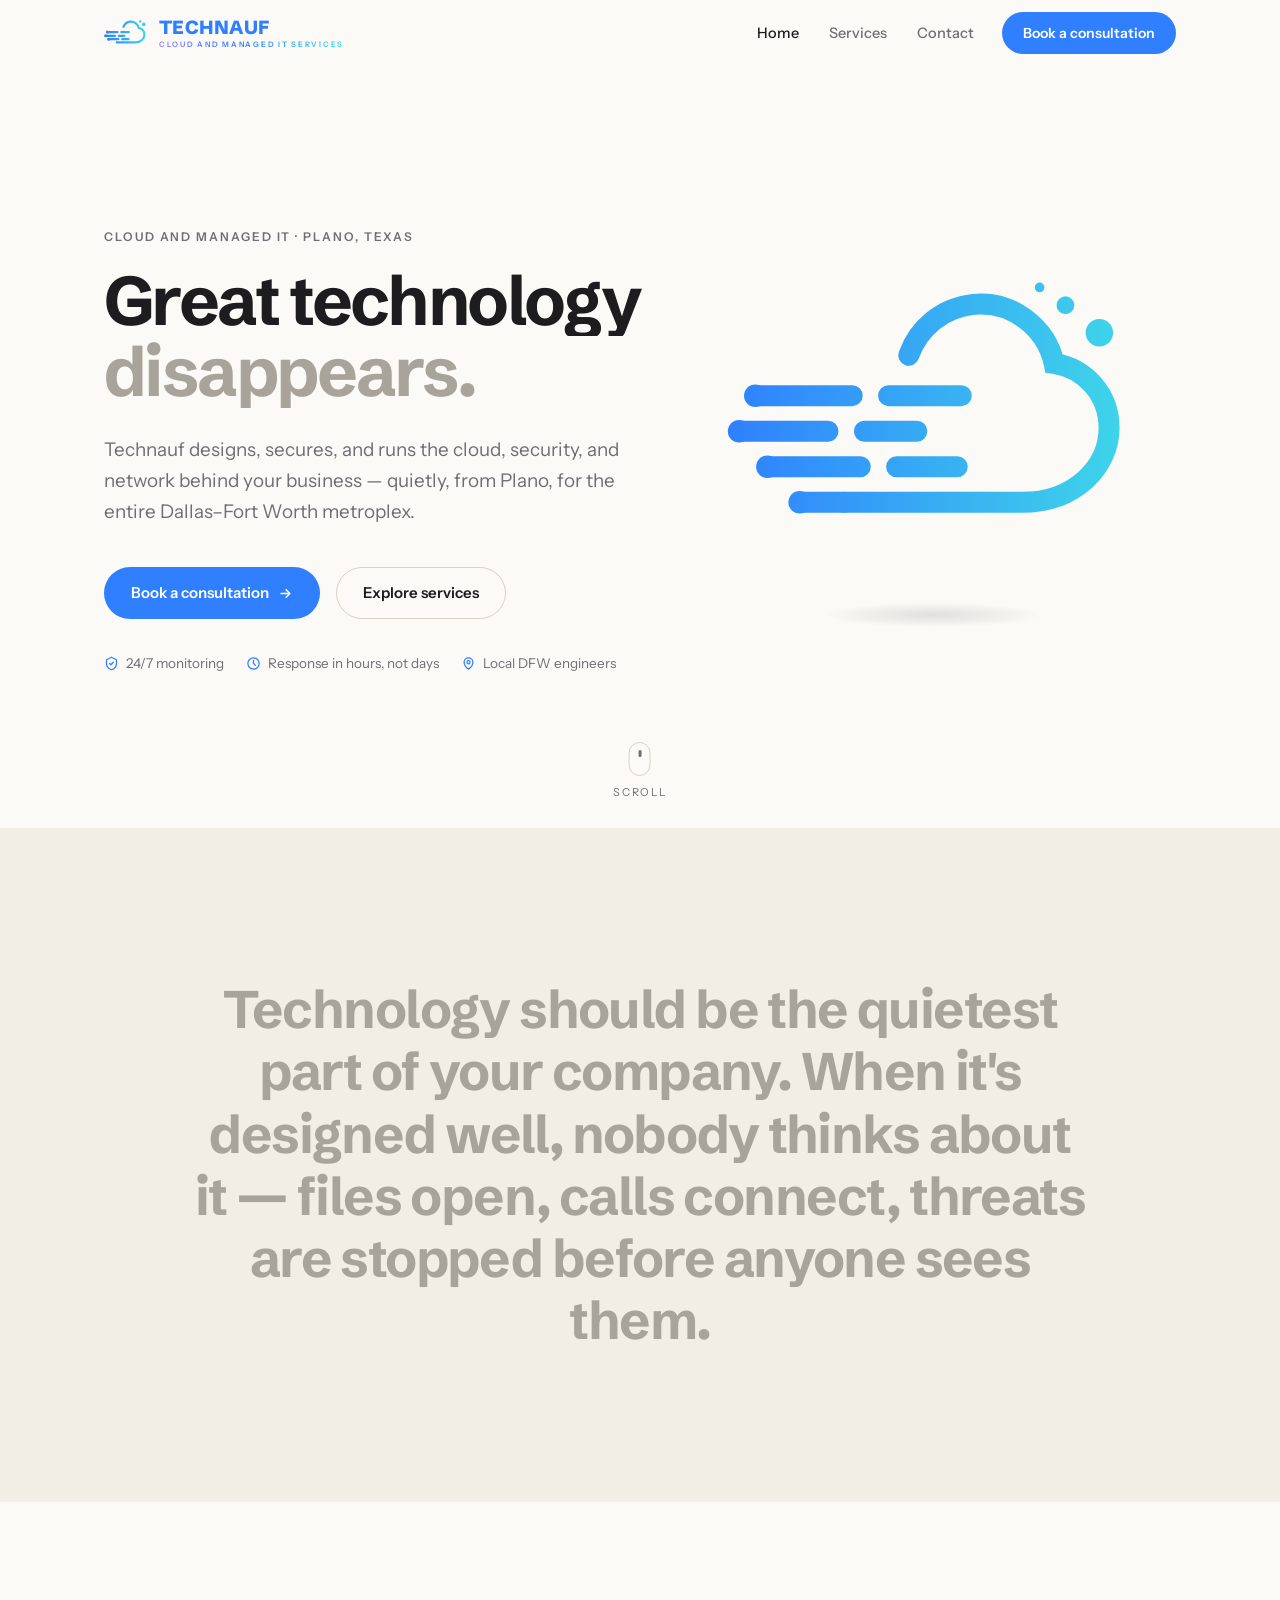
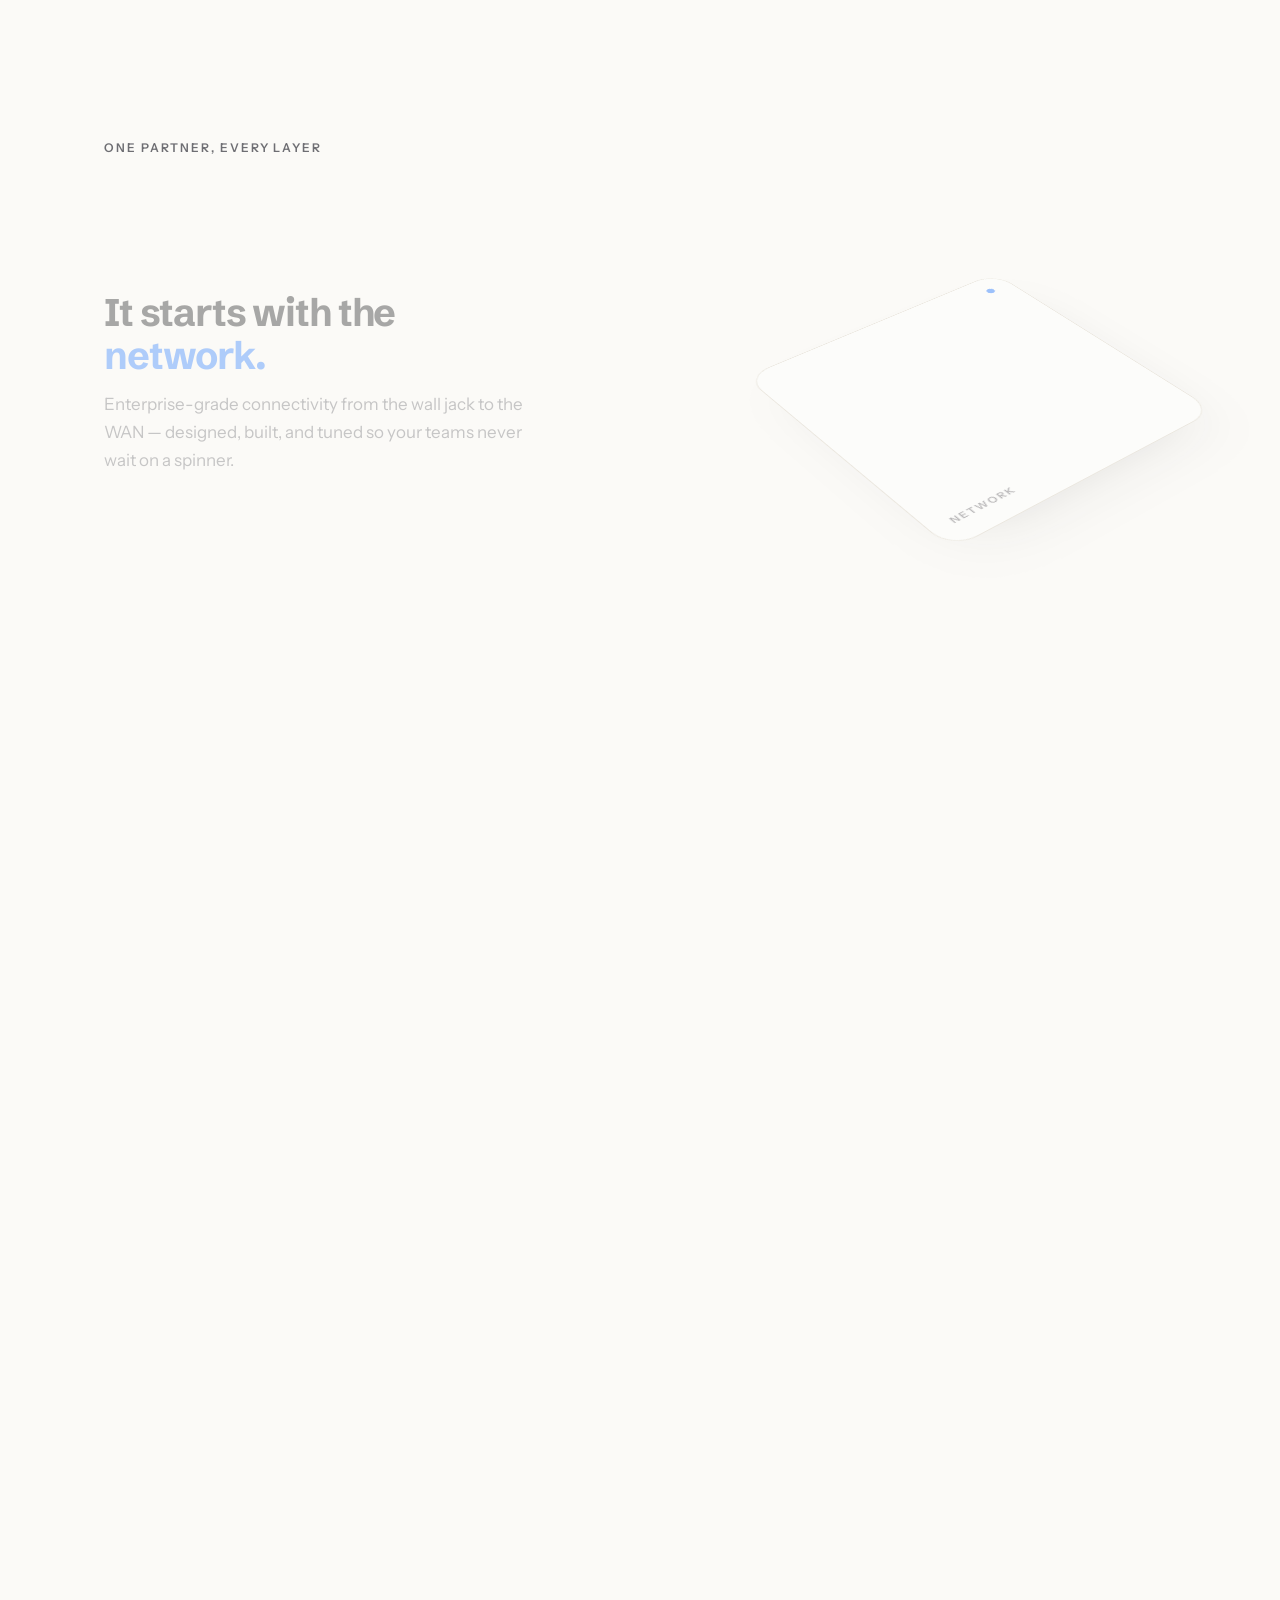
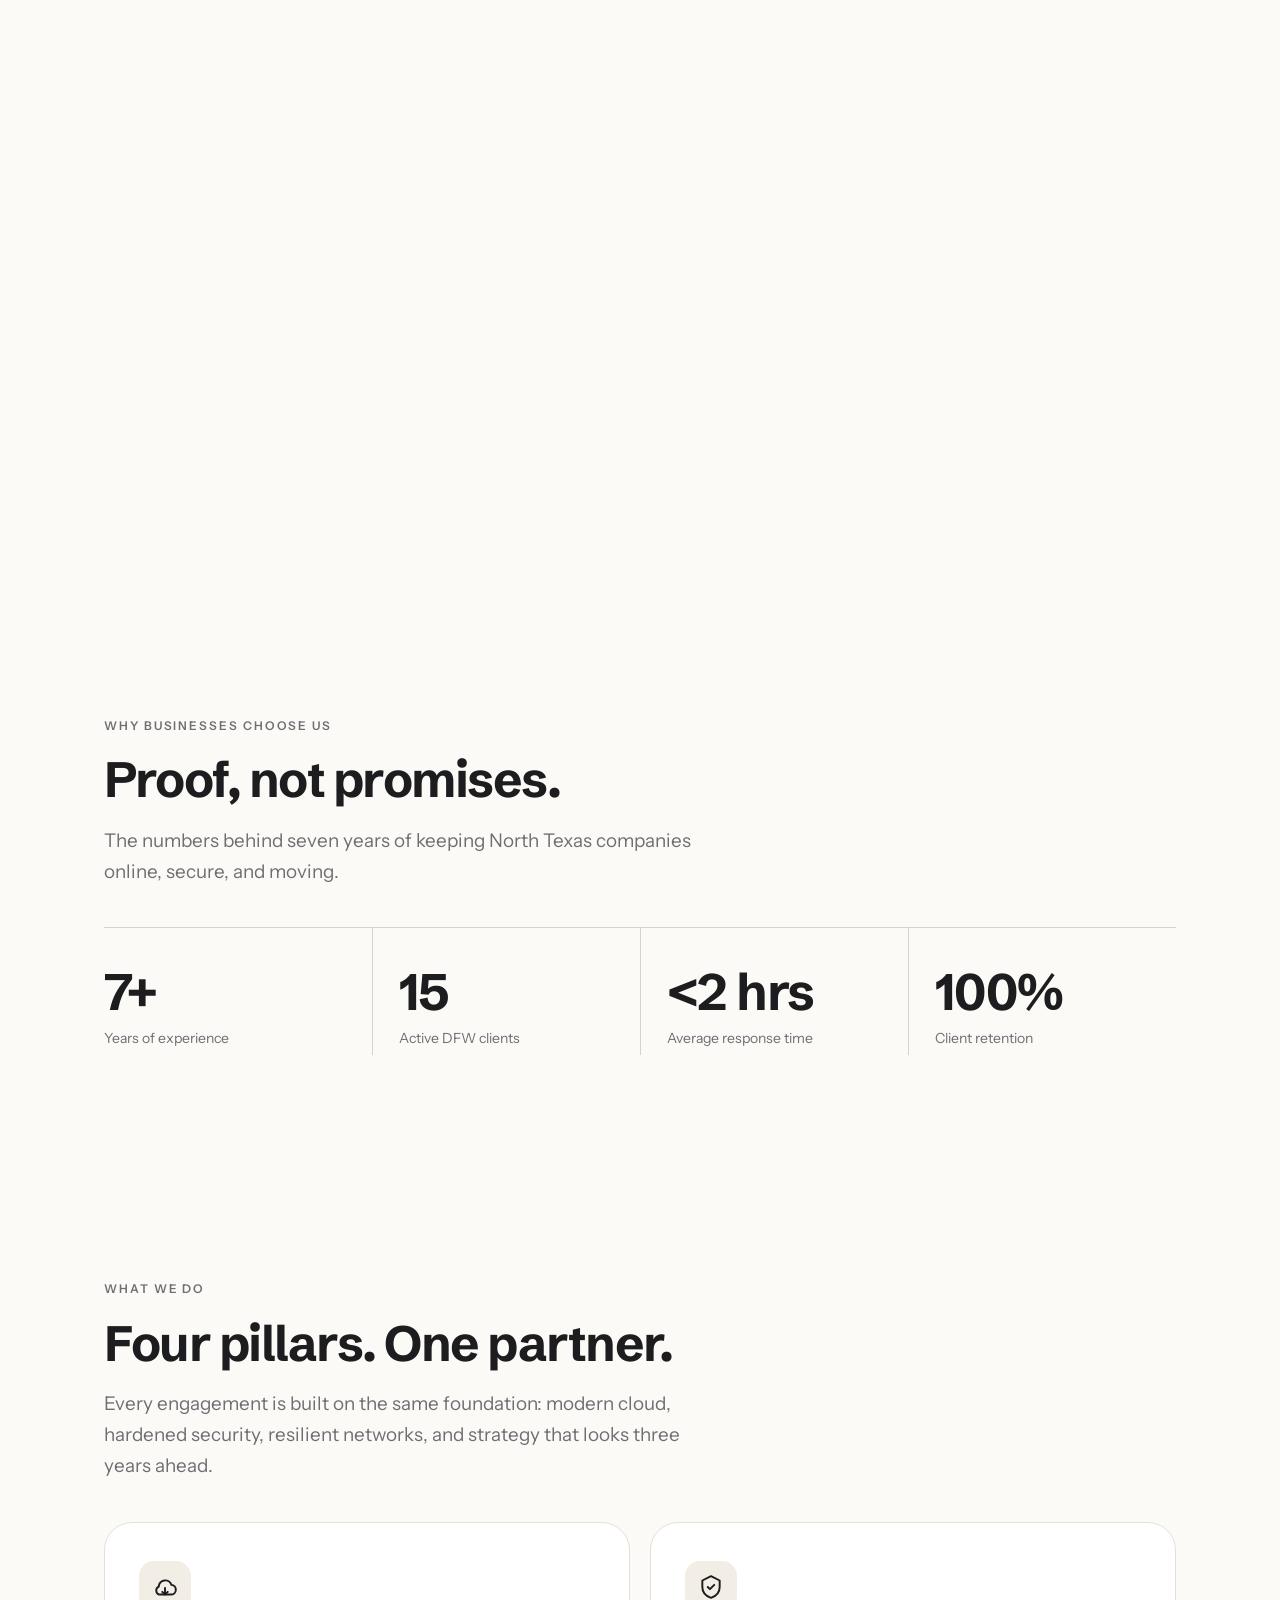
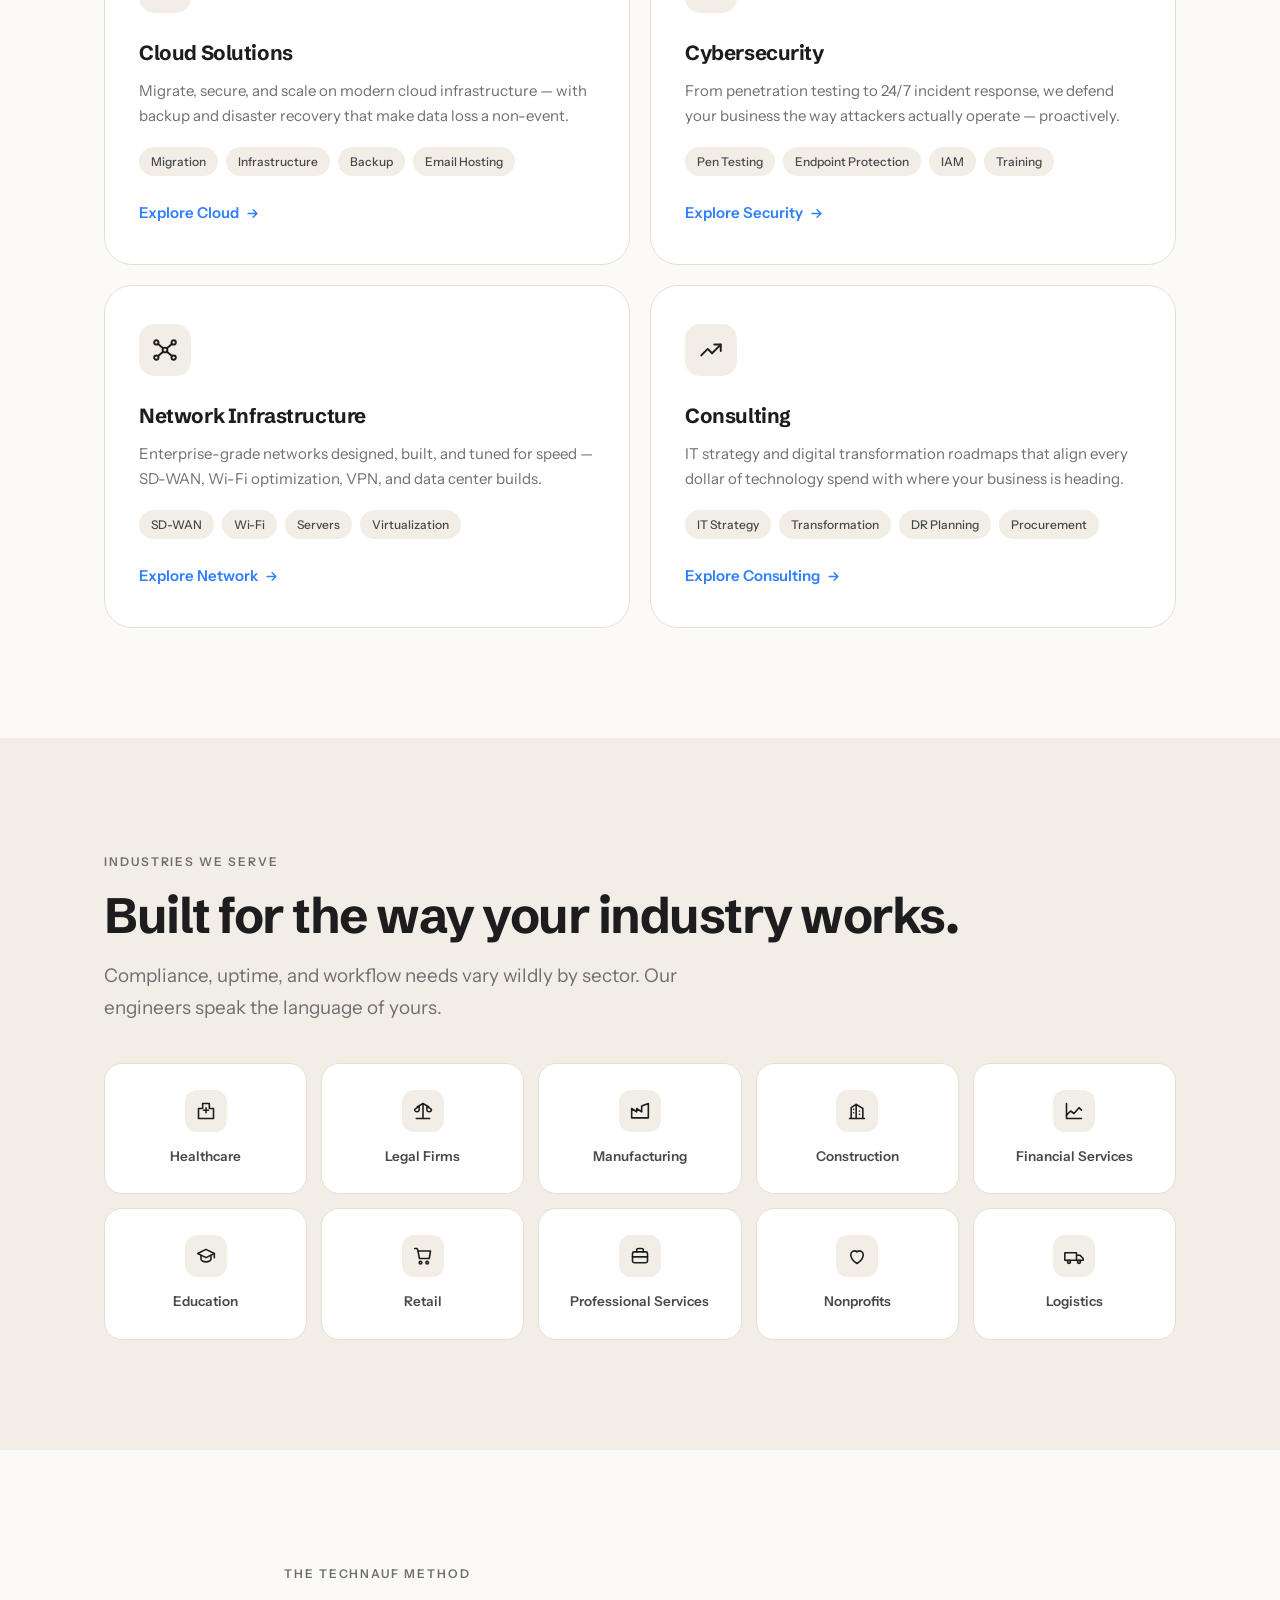
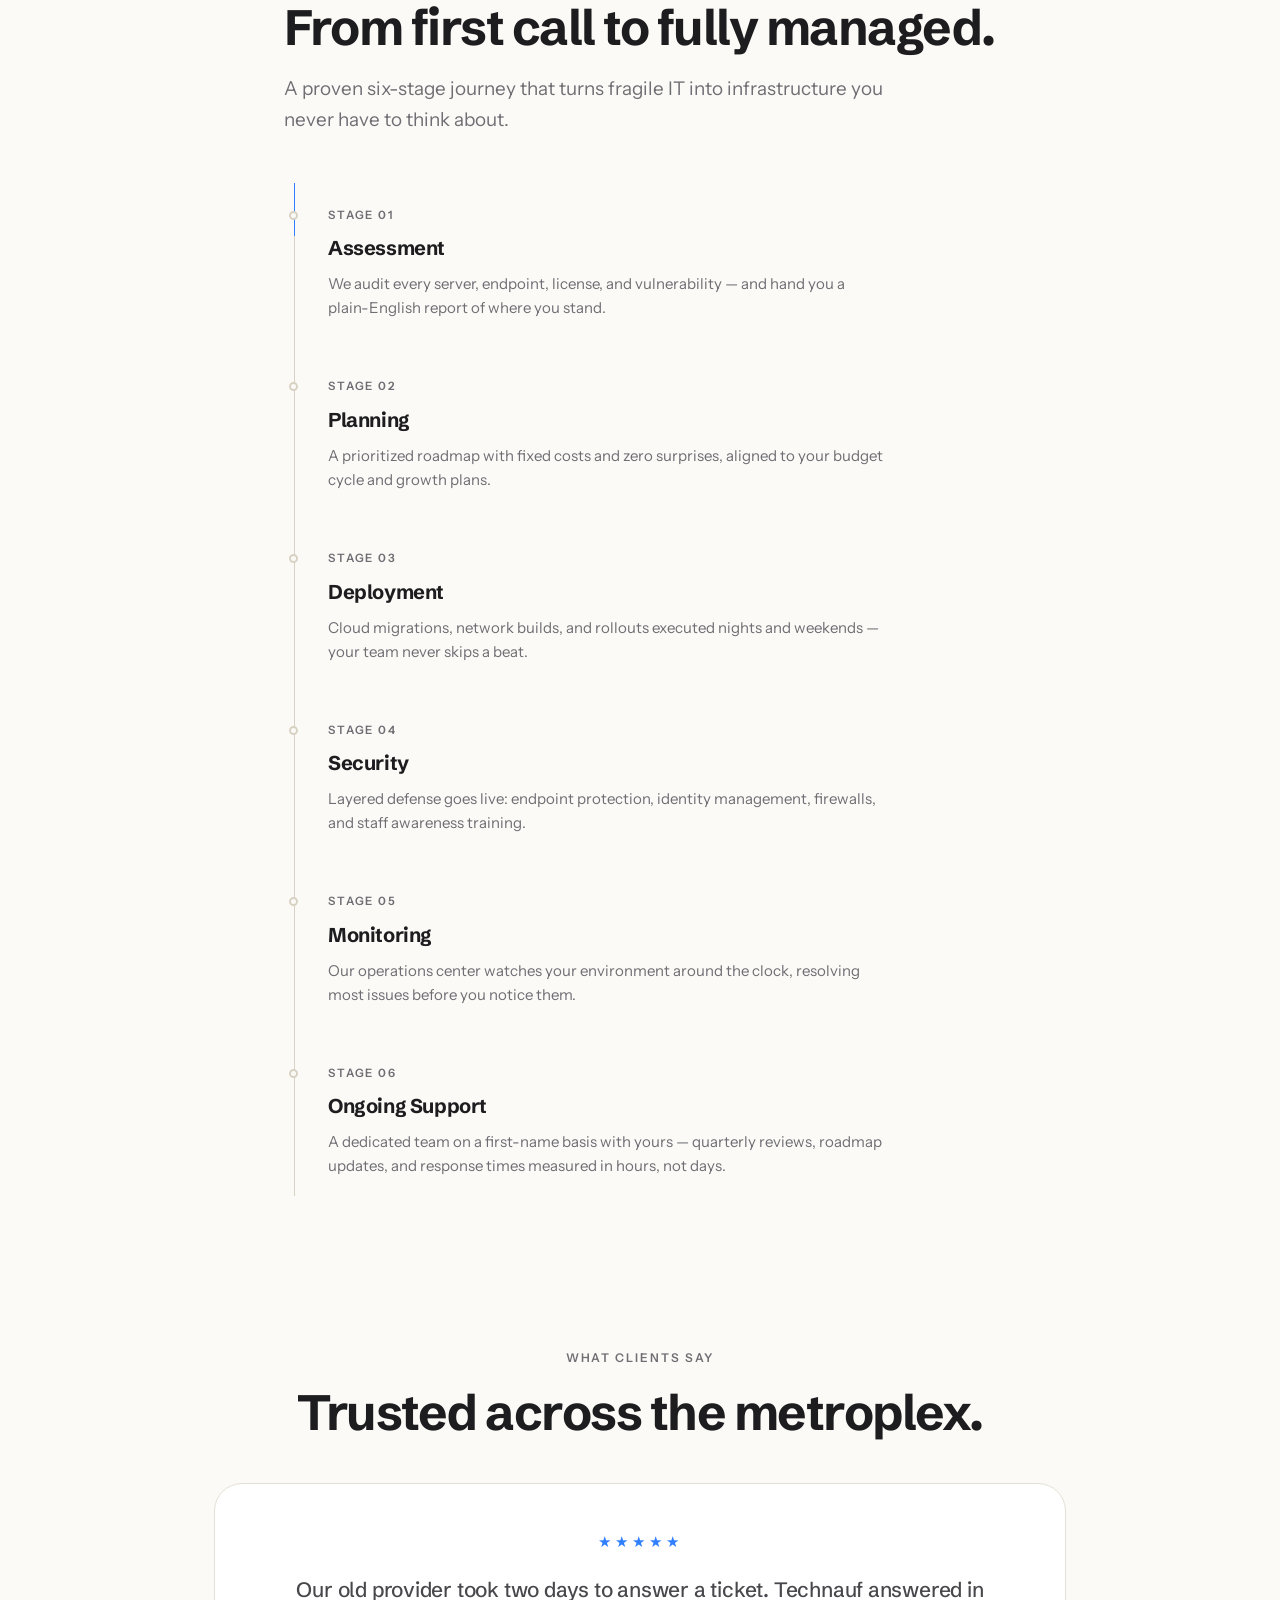
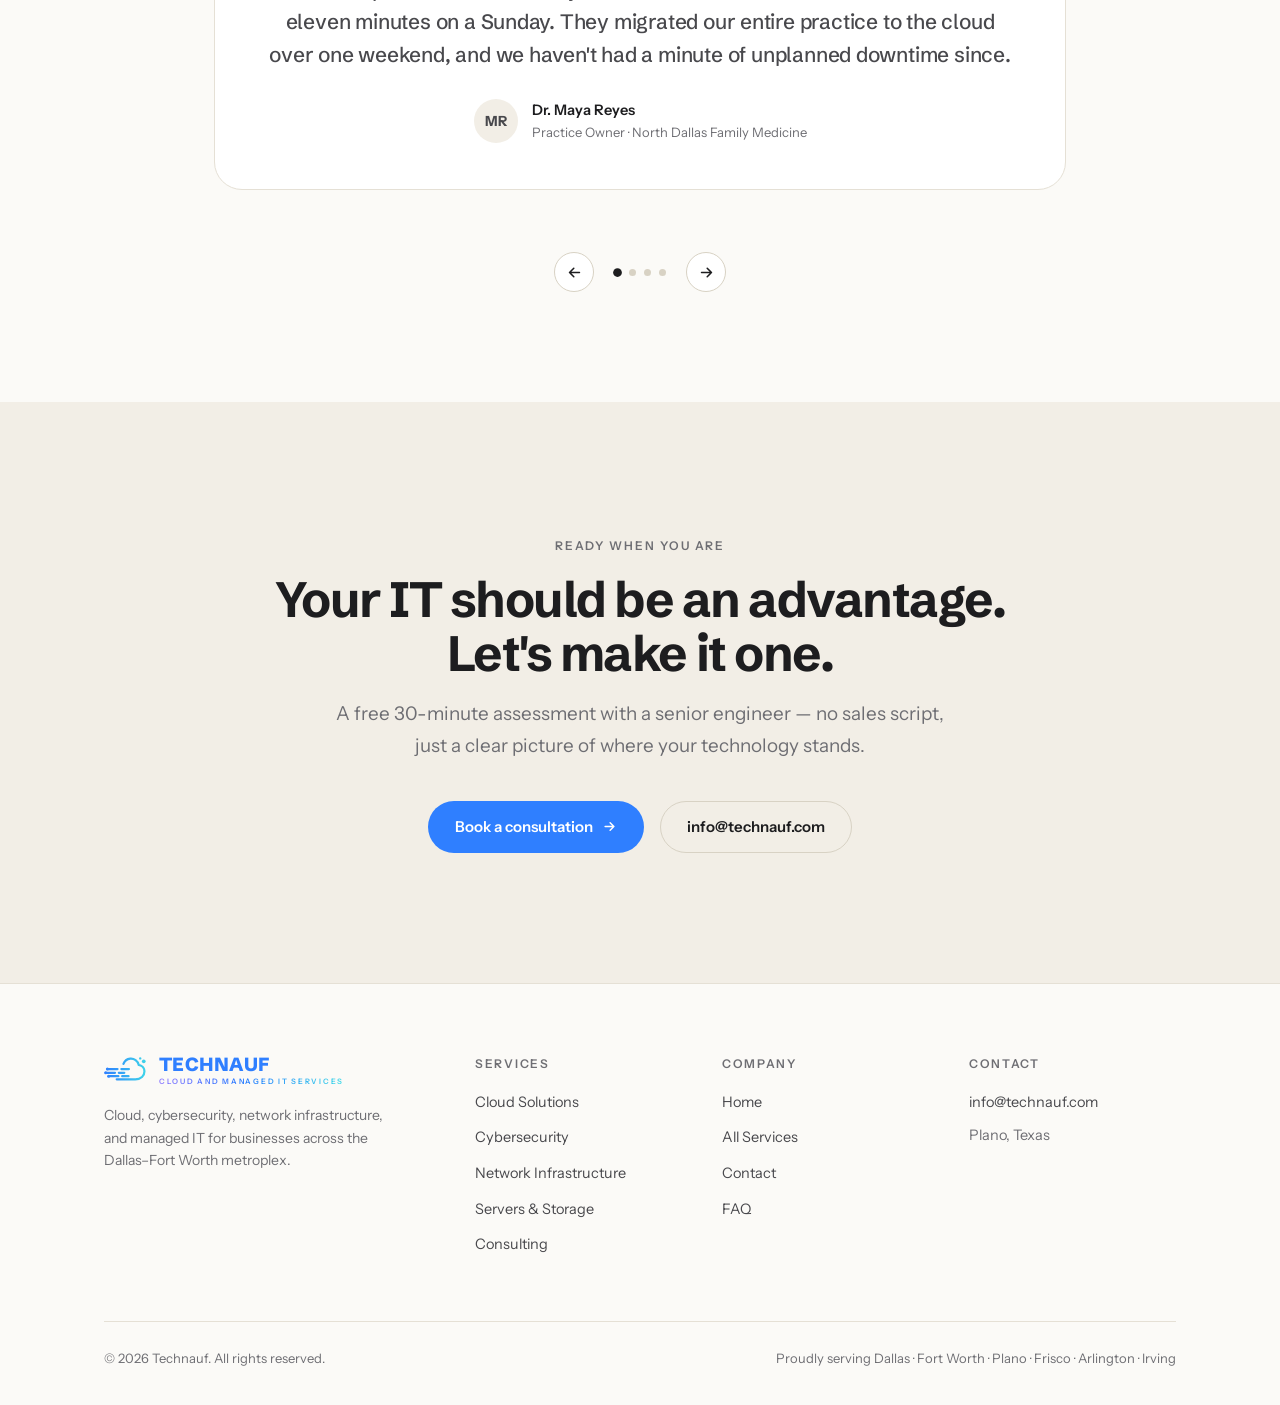
<file: index.html>
<!DOCTYPE html>
<html lang="en">
<head>
<meta charset="UTF-8">
<meta name="viewport" content="width=device-width, initial-scale=1.0">
<title>Technauf — Cloud and Managed IT Services | Plano, Texas</title>
<meta name="description" content="Technauf delivers cloud, cybersecurity, network infrastructure, and managed IT services to businesses across Dallas–Fort Worth, from Plano, Texas.">
<link rel="icon" href="data:image/svg+xml,%3Csvg xmlns='http://www.w3.org/2000/svg' viewBox='0 0 520 380'%3E%3Cg stroke='%232f7fff' stroke-width='34' stroke-linecap='round' fill='none'%3E%3Cpath d='M150 300 H370 C438 300 478 254 478 208 C478 166 448 134 410 128 C400 82 356 50 310 55 C272 59 242 84 230 118'/%3E%3Cpath d='M40 178 H295 M20 222 H240 M55 262 H290'/%3E%3C/g%3E%3C/svg%3E">
<link rel="preconnect" href="https://fonts.googleapis.com">
<link rel="preconnect" href="https://fonts.gstatic.com" crossorigin>
<link href="https://fonts.googleapis.com/css2?family=Schibsted+Grotesk:wght@500;600;700;800&family=Instrument+Sans:wght@400;500;600&display=swap" rel="stylesheet">
<link rel="stylesheet" href="css/style.css">
</head>
<body>

<!-- ================= NAV ================= -->
<header class="nav">
  <div class="nav-inner">
    <a href="index.html" class="nav-logo" aria-label="Technauf — Cloud and Managed IT Services, home">
      <svg class="logo-mark logo-anim" viewBox="0 0 520 380" fill="none" aria-hidden="true">
        <defs>
          <linearGradient id="lgNav" x1="0" y1="0" x2="520" y2="0" gradientUnits="userSpaceOnUse">
            <stop offset="0" stop-color="#2f7fff"/><stop offset="1" stop-color="#3fd9e8"/>
          </linearGradient>
        </defs>
        <g stroke="url(#lgNav)">
          <path class="cloud-path" d="M150 300 H370 C 438 300 478 254 478 208 C 478 166 448 134 410 128 C 400 82 356 50 310 55 C 272 59 242 84 230 118"/>
          <path class="speed-line" d="M40 178 H160 M205 178 H295"/>
          <path class="speed-line" d="M20 222 H130 M175 222 H240"/>
          <path class="speed-line" d="M55 262 H170 M215 262 H290"/>
        </g>
        <g fill="url(#lgNav)">
          <circle cx="40" cy="178" r="18"/><circle cx="20" cy="222" r="18"/><circle cx="55" cy="262" r="18"/>
          <circle cx="428" cy="52" r="14"/><circle cx="470" cy="86" r="22"/>
        </g>
      </svg>
      <span class="logo-text">
        <span class="logo-word">TECHNAUF</span>
        <span class="logo-sub">Cloud and Managed IT Services</span>
      </span>
    </a>
    <nav aria-label="Primary">
      <ul class="nav-links">
        <li><a href="index.html" class="active">Home</a></li>
        <li><a href="services.html">Services</a></li>
        <li><a href="contact.html">Contact</a></li>
      </ul>
    </nav>
    <a href="contact.html" class="btn btn-primary nav-cta">Book a consultation</a>
    <button class="nav-burger" aria-label="Menu" aria-expanded="false"><span></span><span></span><span></span></button>
  </div>
</header>

<main>

<!-- ================= HERO ================= -->
<section class="hero" aria-label="Introduction">
  <div class="wrap hero-inner">
    <div>
      <span class="eyebrow">Cloud and Managed IT · Plano, Texas</span>
      <h1 id="hero-title">
        <span class="line"><span>Great technology</span></span>
        <span class="line"><span class="muted-line">disappears.</span></span>
      </h1>
      <p class="lede">Technauf designs, secures, and runs the cloud, security, and network behind your business — quietly, from Plano, for the entire Dallas–Fort Worth metroplex.</p>
      <div class="hero-ctas">
        <a href="contact.html" class="btn btn-primary">Book a consultation
          <svg width="15" height="15" viewBox="0 0 24 24" fill="none" stroke="currentColor" stroke-width="2.4" stroke-linecap="round" stroke-linejoin="round"><path d="M5 12h14M13 6l6 6-6 6"/></svg>
        </a>
        <a href="services.html" class="btn btn-ghost">Explore services</a>
      </div>
      <div class="hero-note">
        <span><svg width="15" height="15" viewBox="0 0 24 24" fill="none" stroke="currentColor" stroke-width="2" stroke-linecap="round" stroke-linejoin="round"><path d="M12 2l8 4v6c0 5-3.5 8.5-8 10-4.5-1.5-8-5-8-10V6z"/><path d="M9 12l2 2 4-4"/></svg> 24/7 monitoring</span>
        <span><svg width="15" height="15" viewBox="0 0 24 24" fill="none" stroke="currentColor" stroke-width="2" stroke-linecap="round" stroke-linejoin="round"><circle cx="12" cy="12" r="9"/><path d="M12 7v5l3 3"/></svg> Response in hours, not days</span>
        <span><svg width="15" height="15" viewBox="0 0 24 24" fill="none" stroke="currentColor" stroke-width="2" stroke-linecap="round" stroke-linejoin="round"><path d="M12 21s-7-4.6-7-11a7 7 0 0 1 14 0c0 6.4-7 11-7 11z"/><circle cx="12" cy="10" r="2.5"/></svg> Local DFW engineers</span>
      </div>
    </div>

    <div class="hero-visual">
      <div class="stage3d">
        <div class="cloud3d" data-tilt>
          <svg class="logo-anim" viewBox="0 0 520 380" fill="none" role="img" aria-label="Technauf cloud logo">
            <defs>
              <linearGradient id="lgHero" x1="0" y1="0" x2="520" y2="0" gradientUnits="userSpaceOnUse">
                <stop offset="0" stop-color="#2f7fff"/><stop offset="1" stop-color="#3fd9e8"/>
              </linearGradient>
            </defs>
            <g stroke="url(#lgHero)">
              <path class="cloud-path" d="M150 300 H370 C 438 300 478 254 478 208 C 478 166 448 134 410 128 C 400 82 356 50 310 55 C 272 59 242 84 230 118"/>
              <path class="speed-line" d="M40 168 H160 M205 168 H295"/>
              <path class="speed-line" d="M20 212 H130 M175 212 H240"/>
              <path class="speed-line" d="M55 256 H170 M215 256 H290"/>
              <path class="speed-line" d="M95 300 H150"/>
            </g>
            <g fill="url(#lgHero)">
              <circle cx="40" cy="168" r="14"/><circle cx="20" cy="212" r="14"/>
              <circle cx="55" cy="256" r="14"/><circle cx="95" cy="300" r="14"/>
              <circle cx="424" cy="56" r="11"/><circle cx="466" cy="90" r="17"/><circle cx="392" cy="34" r="6"/>
            </g>
          </svg>
        </div>
        <div class="cloud-shadow" aria-hidden="true"></div>
      </div>
    </div>
  </div>

  <div class="scroll-hint" aria-hidden="true">
    <div class="mouse"><i></i></div>
    <span>Scroll</span>
  </div>
</section>

<!-- ================= MANIFESTO ================= -->
<section class="manifesto" aria-label="Our belief">
  <div class="wrap">
    <p class="manifesto-line" id="manifesto">Technology should be the quietest part of your company. When it's designed well, nobody thinks about it — files open, calls connect, threats are stopped before anyone sees them.</p>
  </div>
</section>

<!-- ================= PINNED 3D STACK SCENE ================= -->
<section class="scene" aria-label="What we run">
  <div class="scene-stage" id="scene-stage">
    <div class="scene-copy">
      <span class="eyebrow">One partner, every layer</span>
      <div class="scene-step" id="sc-1">
        <h3>It starts with the <span class="accent">network.</span></h3>
        <p>Enterprise-grade connectivity from the wall jack to the WAN — designed, built, and tuned so your teams never wait on a spinner.</p>
      </div>
      <div class="scene-step" id="sc-2">
        <h3>Security wraps <span class="accent">every layer.</span></h3>
        <p>Layered defense tested the way attackers actually operate — endpoint protection, identity, and 24/7 monitoring that contains threats before they spread.</p>
      </div>
      <div class="scene-step" id="sc-3">
        <h3>The cloud carries <span class="accent">the work.</span></h3>
        <p>Migration, infrastructure, and backup that scale without drama — so a bad day never becomes a lost year.</p>
      </div>
      <div class="scene-step" id="sc-4">
        <h3>Run as one. <span class="accent">Invisible.</span></h3>
        <p>Technauf operates the whole stack as a single accountable partner, headquartered in Plano — so your company simply works.</p>
      </div>
    </div>

    <div class="scene-visual" aria-hidden="true">
      <div class="stack3d">
        <div class="plane p-net"><div class="plane-in"><span class="plane-label">Network</span><span class="plane-dot"></span></div></div>
        <div class="plane p-sec"><div class="plane-in"><span class="plane-label">Security</span><span class="plane-dot"></span></div></div>
        <div class="plane p-cloud"><div class="plane-in"><span class="plane-label">Cloud</span><span class="plane-dot"></span></div></div>
        <div class="stack-mark">
          <div class="stack-mark-in">
            <svg viewBox="0 0 520 380" fill="none">
              <defs>
                <linearGradient id="lgStack" x1="0" y1="0" x2="520" y2="0" gradientUnits="userSpaceOnUse">
                  <stop offset="0" stop-color="#2f7fff"/><stop offset="1" stop-color="#3fd9e8"/>
                </linearGradient>
              </defs>
              <g stroke="url(#lgStack)" stroke-width="26" stroke-linecap="round" fill="none">
                <path d="M150 300 H370 C 438 300 478 254 478 208 C 478 166 448 134 410 128 C 400 82 356 50 310 55 C 272 59 242 84 230 118"/>
                <path d="M40 178 H160 M205 178 H295"/>
                <path d="M20 222 H130 M175 222 H240"/>
                <path d="M55 262 H170 M215 262 H290"/>
              </g>
              <g fill="url(#lgStack)">
                <circle cx="40" cy="178" r="18"/><circle cx="20" cy="222" r="18"/><circle cx="55" cy="262" r="18"/>
                <circle cx="428" cy="52" r="14"/><circle cx="470" cy="86" r="22"/>
              </g>
            </svg>
          </div>
        </div>
      </div>
    </div>
  </div>
</section>

<!-- ================= STATS ================= -->
<section class="section" aria-label="Why businesses choose us">
  <div class="wrap">
    <span class="eyebrow rv">Why businesses choose us</span>
    <h2 class="h-display rv">Proof, not promises.</h2>
    <p class="lede rv">The numbers behind seven years of keeping North Texas companies online, secure, and moving.</p>
    <div class="stats-grid" data-stagger>
      <div class="stat-card"><div class="stat-value" data-count="7" data-suffix="+">0</div><div class="stat-label">Years of experience</div></div>
      <div class="stat-card"><div class="stat-value" data-count="15" data-text="10–15">0</div><div class="stat-label">Active DFW clients</div></div>
      <div class="stat-card"><div class="stat-value" data-count="2" data-prefix="&lt;" data-suffix=" hrs" data-text="&lt;2 hrs">0</div><div class="stat-label">Average response time</div></div>
      <div class="stat-card"><div class="stat-value" data-count="100" data-suffix="%">0</div><div class="stat-label">Client retention</div></div>
    </div>
  </div>
</section>

<!-- ================= FEATURED SERVICES ================= -->
<section class="section" aria-label="Featured services">
  <div class="wrap">
    <span class="eyebrow rv">What we do</span>
    <h2 class="h-display rv">Four pillars. One partner.</h2>
    <p class="lede rv">Every engagement is built on the same foundation: modern cloud, hardened security, resilient networks, and strategy that looks three years ahead.</p>

    <div class="feature-grid" data-stagger>
      <article class="feature-card">
        <div class="feature-icon"><svg width="26" height="26" viewBox="0 0 24 24" fill="none" stroke="currentColor" stroke-width="1.8" stroke-linecap="round" stroke-linejoin="round"><path d="M17.5 19a4.5 4.5 0 0 0 .42-8.98 6 6 0 0 0-11.7 1.62A4 4 0 0 0 6.5 19z"/><path d="M12 13v6M9.5 16.5L12 19l2.5-2.5"/></svg></div>
        <h3>Cloud Solutions</h3>
        <p>Migrate, secure, and scale on modern cloud infrastructure — with backup and disaster recovery that make data loss a non-event.</p>
        <div class="feature-tags"><span>Migration</span><span>Infrastructure</span><span>Backup</span><span>Email Hosting</span></div>
        <a class="link-arrow" href="services.html#cloud">Explore Cloud <svg width="15" height="15" viewBox="0 0 24 24" fill="none" stroke="currentColor" stroke-width="2.4" stroke-linecap="round" stroke-linejoin="round"><path d="M5 12h14M13 6l6 6-6 6"/></svg></a>
      </article>

      <article class="feature-card">
        <div class="feature-icon"><svg width="26" height="26" viewBox="0 0 24 24" fill="none" stroke="currentColor" stroke-width="1.8" stroke-linecap="round" stroke-linejoin="round"><path d="M12 2l8 4v6c0 5-3.5 8.5-8 10-4.5-1.5-8-5-8-10V6z"/><path d="M9 12l2 2 4-4"/></svg></div>
        <h3>Cybersecurity</h3>
        <p>From penetration testing to 24/7 incident response, we defend your business the way attackers actually operate — proactively.</p>
        <div class="feature-tags"><span>Pen Testing</span><span>Endpoint Protection</span><span>IAM</span><span>Training</span></div>
        <a class="link-arrow" href="services.html#security">Explore Security <svg width="15" height="15" viewBox="0 0 24 24" fill="none" stroke="currentColor" stroke-width="2.4" stroke-linecap="round" stroke-linejoin="round"><path d="M5 12h14M13 6l6 6-6 6"/></svg></a>
      </article>

      <article class="feature-card">
        <div class="feature-icon"><svg width="26" height="26" viewBox="0 0 24 24" fill="none" stroke="currentColor" stroke-width="1.8" stroke-linecap="round" stroke-linejoin="round"><circle cx="12" cy="12" r="2.2"/><circle cx="4" cy="5" r="2"/><circle cx="20" cy="5" r="2"/><circle cx="4" cy="19" r="2"/><circle cx="20" cy="19" r="2"/><path d="M5.6 6.4l4.7 4M18.4 6.4l-4.7 4M5.6 17.6l4.7-4M18.4 17.6l-4.7-4"/></svg></div>
        <h3>Network Infrastructure</h3>
        <p>Enterprise-grade networks designed, built, and tuned for speed — SD-WAN, Wi-Fi optimization, VPN, and data center builds.</p>
        <div class="feature-tags"><span>SD-WAN</span><span>Wi-Fi</span><span>Servers</span><span>Virtualization</span></div>
        <a class="link-arrow" href="services.html#network">Explore Network <svg width="15" height="15" viewBox="0 0 24 24" fill="none" stroke="currentColor" stroke-width="2.4" stroke-linecap="round" stroke-linejoin="round"><path d="M5 12h14M13 6l6 6-6 6"/></svg></a>
      </article>

      <article class="feature-card">
        <div class="feature-icon"><svg width="26" height="26" viewBox="0 0 24 24" fill="none" stroke="currentColor" stroke-width="1.8" stroke-linecap="round" stroke-linejoin="round"><path d="M3 17l6-6 4 4 8-8"/><path d="M15 7h6v6"/></svg></div>
        <h3>Consulting</h3>
        <p>IT strategy and digital transformation roadmaps that align every dollar of technology spend with where your business is heading.</p>
        <div class="feature-tags"><span>IT Strategy</span><span>Transformation</span><span>DR Planning</span><span>Procurement</span></div>
        <a class="link-arrow" href="services.html#consulting">Explore Consulting <svg width="15" height="15" viewBox="0 0 24 24" fill="none" stroke="currentColor" stroke-width="2.4" stroke-linecap="round" stroke-linejoin="round"><path d="M5 12h14M13 6l6 6-6 6"/></svg></a>
      </article>
    </div>
  </div>
</section>

<!-- ================= INDUSTRIES ================= -->
<section class="section on-beige" aria-label="Industries we serve">
  <div class="wrap">
    <span class="eyebrow rv">Industries we serve</span>
    <h2 class="h-display rv">Built for the way your industry works.</h2>
    <p class="lede rv">Compliance, uptime, and workflow needs vary wildly by sector. Our engineers speak the language of yours.</p>

    <div class="industries-grid" data-stagger>
      <div class="industry-card"><div class="ic"><svg width="20" height="20" viewBox="0 0 24 24" fill="none" stroke="currentColor" stroke-width="1.9" stroke-linecap="round" stroke-linejoin="round"><path d="M8 3h8v6h5v12H3V9h5z"/><path d="M12 8v6M9 11h6"/></svg></div><h4>Healthcare</h4></div>
      <div class="industry-card"><div class="ic"><svg width="20" height="20" viewBox="0 0 24 24" fill="none" stroke="currentColor" stroke-width="1.9" stroke-linecap="round" stroke-linejoin="round"><path d="M12 3v18M5 7l7-4 7 4M4 21h16"/><path d="M7 7v4a3 3 0 0 1-6 0zM23 11a3 3 0 0 1-6 0V7z" transform="translate(1 0) scale(.92)"/></svg></div><h4>Legal Firms</h4></div>
      <div class="industry-card"><div class="ic"><svg width="20" height="20" viewBox="0 0 24 24" fill="none" stroke="currentColor" stroke-width="1.9" stroke-linecap="round" stroke-linejoin="round"><path d="M2 20V9l6 4V9l6 4V6l8-3v17z"/><path d="M2 20h20"/></svg></div><h4>Manufacturing</h4></div>
      <div class="industry-card"><div class="ic"><svg width="20" height="20" viewBox="0 0 24 24" fill="none" stroke="currentColor" stroke-width="1.9" stroke-linecap="round" stroke-linejoin="round"><path d="M3 21h18M5 21V8l6-4v17M11 21V4l8 5v12"/><path d="M8 10h.01M8 14h.01M15 12h.01M15 16h.01"/></svg></div><h4>Construction</h4></div>
      <div class="industry-card"><div class="ic"><svg width="20" height="20" viewBox="0 0 24 24" fill="none" stroke="currentColor" stroke-width="1.9" stroke-linecap="round" stroke-linejoin="round"><path d="M3 17l5-5 4 3 6-7 3 3"/><path d="M3 21h18M3 3v18"/></svg></div><h4>Financial Services</h4></div>
      <div class="industry-card"><div class="ic"><svg width="20" height="20" viewBox="0 0 24 24" fill="none" stroke="currentColor" stroke-width="1.9" stroke-linecap="round" stroke-linejoin="round"><path d="M22 9L12 4 2 9l10 5z"/><path d="M6 11.5V16c0 1.5 2.7 3 6 3s6-1.5 6-3v-4.5M22 9v5"/></svg></div><h4>Education</h4></div>
      <div class="industry-card"><div class="ic"><svg width="20" height="20" viewBox="0 0 24 24" fill="none" stroke="currentColor" stroke-width="1.9" stroke-linecap="round" stroke-linejoin="round"><path d="M6 6h15l-1.5 9H7.7z"/><path d="M6 6L5 3H2"/><circle cx="9" cy="20" r="1.6"/><circle cx="17" cy="20" r="1.6"/></svg></div><h4>Retail</h4></div>
      <div class="industry-card"><div class="ic"><svg width="20" height="20" viewBox="0 0 24 24" fill="none" stroke="currentColor" stroke-width="1.9" stroke-linecap="round" stroke-linejoin="round"><rect x="3" y="7" width="18" height="13" rx="2"/><path d="M8 7V5a2 2 0 0 1 2-2h4a2 2 0 0 1 2 2v2M3 13h18"/></svg></div><h4>Professional Services</h4></div>
      <div class="industry-card"><div class="ic"><svg width="20" height="20" viewBox="0 0 24 24" fill="none" stroke="currentColor" stroke-width="1.9" stroke-linecap="round" stroke-linejoin="round"><path d="M12 21s-7.5-4.8-7.5-10.5a4.5 4.5 0 0 1 7.5-3.4 4.5 4.5 0 0 1 7.5 3.4C19.5 16.2 12 21 12 21z"/></svg></div><h4>Nonprofits</h4></div>
      <div class="industry-card"><div class="ic"><svg width="20" height="20" viewBox="0 0 24 24" fill="none" stroke="currentColor" stroke-width="1.9" stroke-linecap="round" stroke-linejoin="round"><path d="M1 8h14v9H1zM15 11h4l4 4v2h-8z"/><circle cx="6" cy="19" r="1.8"/><circle cx="18" cy="19" r="1.8"/></svg></div><h4>Logistics</h4></div>
    </div>
  </div>
</section>

<!-- ================= TIMELINE ================= -->
<section class="section" aria-label="How we work">
  <div class="wrap-narrow">
    <span class="eyebrow rv">The Technauf method</span>
    <h2 class="h-display rv">From first call to fully managed.</h2>
    <p class="lede rv">A proven six-stage journey that turns fragile IT into infrastructure you never have to think about.</p>

    <div class="timeline" id="timeline">
      <div class="timeline-rail" aria-hidden="true"><div class="fill" id="tl-fill"></div></div>
      <div class="tl-step rv"><span class="tl-num">Stage 01</span><h4>Assessment</h4><p>We audit every server, endpoint, license, and vulnerability — and hand you a plain-English report of where you stand.</p></div>
      <div class="tl-step rv"><span class="tl-num">Stage 02</span><h4>Planning</h4><p>A prioritized roadmap with fixed costs and zero surprises, aligned to your budget cycle and growth plans.</p></div>
      <div class="tl-step rv"><span class="tl-num">Stage 03</span><h4>Deployment</h4><p>Cloud migrations, network builds, and rollouts executed nights and weekends — your team never skips a beat.</p></div>
      <div class="tl-step rv"><span class="tl-num">Stage 04</span><h4>Security</h4><p>Layered defense goes live: endpoint protection, identity management, firewalls, and staff awareness training.</p></div>
      <div class="tl-step rv"><span class="tl-num">Stage 05</span><h4>Monitoring</h4><p>Our operations center watches your environment around the clock, resolving most issues before you notice them.</p></div>
      <div class="tl-step rv"><span class="tl-num">Stage 06</span><h4>Ongoing Support</h4><p>A dedicated team on a first-name basis with yours — quarterly reviews, roadmap updates, and response times measured in hours, not days.</p></div>
    </div>
  </div>
</section>

<!-- ================= TESTIMONIALS ================= -->
<section class="section" aria-label="Customer testimonials" style="padding-top:30px">
  <div class="wrap center">
    <span class="eyebrow rv">What clients say</span>
    <h2 class="h-display rv">Trusted across the metroplex.</h2>

    <div class="testi-shell rv">
      <div style="overflow:hidden">
        <div class="testi-track">
          <div class="testi-card"><div class="testi-inner">
            <div class="testi-stars" aria-label="5 out of 5 stars">★★★★★</div>
            <p class="testi-quote">Our old provider took two days to answer a ticket. Technauf answered in eleven minutes on a Sunday. They migrated our entire practice to the cloud over one weekend, and we haven't had a minute of unplanned downtime since.</p>
            <div class="testi-person"><div class="testi-avatar">MR</div><div><div class="testi-name">Dr. Maya Reyes</div><div class="testi-role">Practice Owner · North Dallas Family Medicine</div></div></div>
          </div></div>
          <div class="testi-card"><div class="testi-inner">
            <div class="testi-stars" aria-label="5 out of 5 stars">★★★★★</div>
            <p class="testi-quote">The security assessment found gaps three previous vendors missed. Six months later, their monitoring caught and contained a phishing attempt before a single file was touched. That's the difference between a vendor and a partner.</p>
            <div class="testi-person"><div class="testi-avatar">JT</div><div><div class="testi-name">James Thornton</div><div class="testi-role">Managing Partner · Thornton &amp; Cole LLP, Fort Worth</div></div></div>
          </div></div>
          <div class="testi-card"><div class="testi-inner">
            <div class="testi-stars" aria-label="5 out of 5 stars">★★★★★</div>
            <p class="testi-quote">We run three warehouses across DFW and the Wi-Fi used to drop mid-scan constantly. Technauf redesigned the whole network and rolled out SD-WAN. Scanner errors are down 90% and our ops team finally trusts the system.</p>
            <div class="testi-person"><div class="testi-avatar">AO</div><div><div class="testi-name">Amara Okafor</div><div class="testi-role">VP of Operations · LoneStar Logistics, Arlington</div></div></div>
          </div></div>
          <div class="testi-card"><div class="testi-inner">
            <div class="testi-stars" aria-label="5 out of 5 stars">★★★★★</div>
            <p class="testi-quote">As a nonprofit, every dollar matters. Technauf built us an IT roadmap that cut our software spend by a third while actually improving security. They treat us like their biggest account.</p>
            <div class="testi-person"><div class="testi-avatar">DK</div><div><div class="testi-name">Daniel Kim</div><div class="testi-role">Executive Director · Metroplex Youth Alliance, Plano</div></div></div>
          </div></div>
        </div>
      </div>
      <div class="testi-nav">
        <button class="testi-btn testi-prev" aria-label="Previous testimonial"><svg width="17" height="17" viewBox="0 0 24 24" fill="none" stroke="currentColor" stroke-width="2.2" stroke-linecap="round" stroke-linejoin="round"><path d="M19 12H5M11 6l-6 6 6 6"/></svg></button>
        <div class="testi-dots" role="tablist" aria-label="Testimonial selector"></div>
        <button class="testi-btn testi-next" aria-label="Next testimonial"><svg width="17" height="17" viewBox="0 0 24 24" fill="none" stroke="currentColor" stroke-width="2.2" stroke-linecap="round" stroke-linejoin="round"><path d="M5 12h14M13 6l6 6-6 6"/></svg></button>
      </div>
    </div>
  </div>
</section>

<!-- ================= FINAL CTA ================= -->
<section class="cta-final" aria-label="Book a consultation">
  <div class="wrap">
    <span class="eyebrow rv">Ready when you are</span>
    <h2 class="h-display rv">Your IT should be an advantage.<br>Let's make it one.</h2>
    <p class="lede rv">A free 30-minute assessment with a senior engineer — no sales script, just a clear picture of where your technology stands.</p>
    <div class="hero-ctas rv" style="justify-content:center">
      <a href="contact.html" class="btn btn-primary">Book a consultation
        <svg width="15" height="15" viewBox="0 0 24 24" fill="none" stroke="currentColor" stroke-width="2.4" stroke-linecap="round" stroke-linejoin="round"><path d="M5 12h14M13 6l6 6-6 6"/></svg>
      </a>
      <a href="mailto:info@technauf.com" class="btn btn-ghost">info@technauf.com</a>
    </div>
  </div>
</section>

</main>

<!-- ================= FOOTER ================= -->
<footer class="footer">
  <div class="wrap">
    <div class="footer-grid">
      <div class="footer-logo-block">
        <a href="index.html" class="nav-logo" aria-label="Technauf — Cloud and Managed IT Services">
          <svg class="logo-mark" viewBox="0 0 520 380" fill="none" aria-hidden="true">
            <defs>
              <linearGradient id="lgFoot" x1="0" y1="0" x2="520" y2="0" gradientUnits="userSpaceOnUse">
                <stop offset="0" stop-color="#2f7fff"/><stop offset="1" stop-color="#3fd9e8"/>
              </linearGradient>
            </defs>
            <g stroke="url(#lgFoot)" stroke-width="26" stroke-linecap="round" fill="none">
              <path d="M150 300 H370 C 438 300 478 254 478 208 C 478 166 448 134 410 128 C 400 82 356 50 310 55 C 272 59 242 84 230 118"/>
              <path d="M40 178 H160 M205 178 H295"/><path d="M20 222 H130 M175 222 H240"/><path d="M55 262 H170 M215 262 H290"/>
            </g>
            <g fill="url(#lgFoot)"><circle cx="40" cy="178" r="18"/><circle cx="20" cy="222" r="18"/><circle cx="55" cy="262" r="18"/><circle cx="428" cy="52" r="14"/><circle cx="470" cy="86" r="22"/></g>
          </svg>
          <span class="logo-text">
            <span class="logo-word">TECHNAUF</span>
            <span class="logo-sub">Cloud and Managed IT Services</span>
          </span>
        </a>
        <p>Cloud, cybersecurity, network infrastructure, and managed IT for businesses across the Dallas–Fort Worth metroplex.</p>
      </div>
      <div>
        <h5>Services</h5>
        <ul>
          <li><a href="services.html#cloud">Cloud Solutions</a></li>
          <li><a href="services.html#security">Cybersecurity</a></li>
          <li><a href="services.html#network">Network Infrastructure</a></li>
          <li><a href="services.html#infrastructure">Servers &amp; Storage</a></li>
          <li><a href="services.html#consulting">Consulting</a></li>
        </ul>
      </div>
      <div>
        <h5>Company</h5>
        <ul>
          <li><a href="index.html">Home</a></li>
          <li><a href="services.html">All Services</a></li>
          <li><a href="contact.html">Contact</a></li>
          <li><a href="contact.html#faq">FAQ</a></li>
        </ul>
      </div>
      <div>
        <h5>Contact</h5>
        <ul>
          <li><a href="mailto:info@technauf.com">info@technauf.com</a></li>
          <li><p>Plano, Texas</p></li>
        </ul>
      </div>
    </div>
    <div class="footer-bottom">
      <span>© 2026 Technauf. All rights reserved.</span>
      <span>Proudly serving Dallas · Fort Worth · Plano · Frisco · Arlington · Irving</span>
    </div>
  </div>
</footer>

<script src="js/vendor/gsap.min.js"></script>
<script src="js/vendor/ScrollTrigger.min.js"></script>
<script src="js/main.js"></script>
<script>
/* Page-specific scroll-telling: hero intro, manifesto, pinned 3D stack, timeline fill */
(function () {
  const reduced = window.matchMedia("(prefers-reduced-motion: reduce)").matches;
  const manifesto = document.getElementById("manifesto");

  // Split manifesto into word spans (works with or without GSAP)
  let words = [];
  if (manifesto) {
    const text = manifesto.textContent.trim().split(/\s+/);
    manifesto.innerHTML = text.map(w => `<span class="w">${w}</span>`).join(" ");
    words = Array.from(manifesto.querySelectorAll(".w"));
  }

  function staticFallback() {
    document.querySelectorAll("#hero-title .line > span").forEach(s => { s.style.transform = "none"; });
    document.querySelectorAll(".scene-step").forEach(el => {
      el.style.position = "static"; el.style.transform = "none";
      el.style.opacity = 1; el.style.marginBottom = "44px";
    });
    document.querySelectorAll(".plane-in, .stack-mark-in").forEach(el => {
      el.style.opacity = 1; el.style.transform = "none";
    });
    words.forEach(w => w.classList.add("lit"));
    const fill = document.getElementById("tl-fill");
    if (fill) fill.style.transform = "scaleY(1)";
  }

  if (typeof gsap === "undefined" || reduced) { staticFallback(); return; }

  /* Hero headline reveal */
  gsap.to("#hero-title .line > span", {
    y: 0, duration: 1.1, ease: "power4.out", stagger: 0.14, delay: 0.2
  });
  gsap.from(".hero .eyebrow, .hero .lede, .hero-ctas, .hero-note", {
    opacity: 0, y: 24, duration: 1, ease: "power3.out", stagger: 0.1, delay: 0.6
  });

  /* Manifesto: word-by-word light-up on scroll */
  if (words.length) {
    ScrollTrigger.create({
      trigger: ".manifesto",
      start: "top 72%",
      end: "center 42%",
      scrub: true,
      onUpdate(self) {
        const lit = Math.floor(self.progress * words.length);
        words.forEach((w, i) => w.classList.toggle("lit", i < lit));
      }
    });
  }

  /* Pinned 3D stack assembly */
  gsap.set(".plane-in", { opacity: 0, y: 170 });
  gsap.set(".stack-mark-in", { opacity: 0, scale: 0.7 });

  const tl = gsap.timeline({
    scrollTrigger: {
      trigger: "#scene-stage",
      start: "top top",
      end: "+=3000",
      pin: true,
      scrub: 0.6
    }
  });

  const stepIn  = t => ({ opacity: 1, y: 0, duration: 1 });
  const stepOut = t => ({ opacity: 0, y: -50, duration: 0.8 });

  tl.fromTo("#sc-1", { opacity: 0, y: 50 }, stepIn())
    .to(".p-net .plane-in", { opacity: 1, y: 0, duration: 1.1, ease: "power2.out" }, "<")
    .to("#sc-1", stepOut(), "+=0.9")
    .fromTo("#sc-2", { opacity: 0, y: 50 }, stepIn(), "-=0.25")
    .to(".p-sec .plane-in", { opacity: 1, y: 0, duration: 1.1, ease: "power2.out" }, "<")
    .to("#sc-2", stepOut(), "+=0.9")
    .fromTo("#sc-3", { opacity: 0, y: 50 }, stepIn(), "-=0.25")
    .to(".p-cloud .plane-in", { opacity: 1, y: 0, duration: 1.1, ease: "power2.out" }, "<")
    .to("#sc-3", stepOut(), "+=0.9")
    .fromTo("#sc-4", { opacity: 0, y: 50 }, stepIn(), "-=0.25")
    .to(".stack-mark-in", { opacity: 1, scale: 1, duration: 1.2, ease: "power2.out" }, "<")
    .to("#sc-4", { opacity: 1, duration: 0.8 }, "+=0.8");

  /* Timeline rail fill (scrubbed) */
  gsap.to("#tl-fill", {
    scaleY: 1, ease: "none",
    scrollTrigger: {
      trigger: "#timeline",
      start: "top 70%",
      end: "bottom 65%",
      scrub: 0.8
    }
  });
})();
</script>
</body>
</html>
</file>
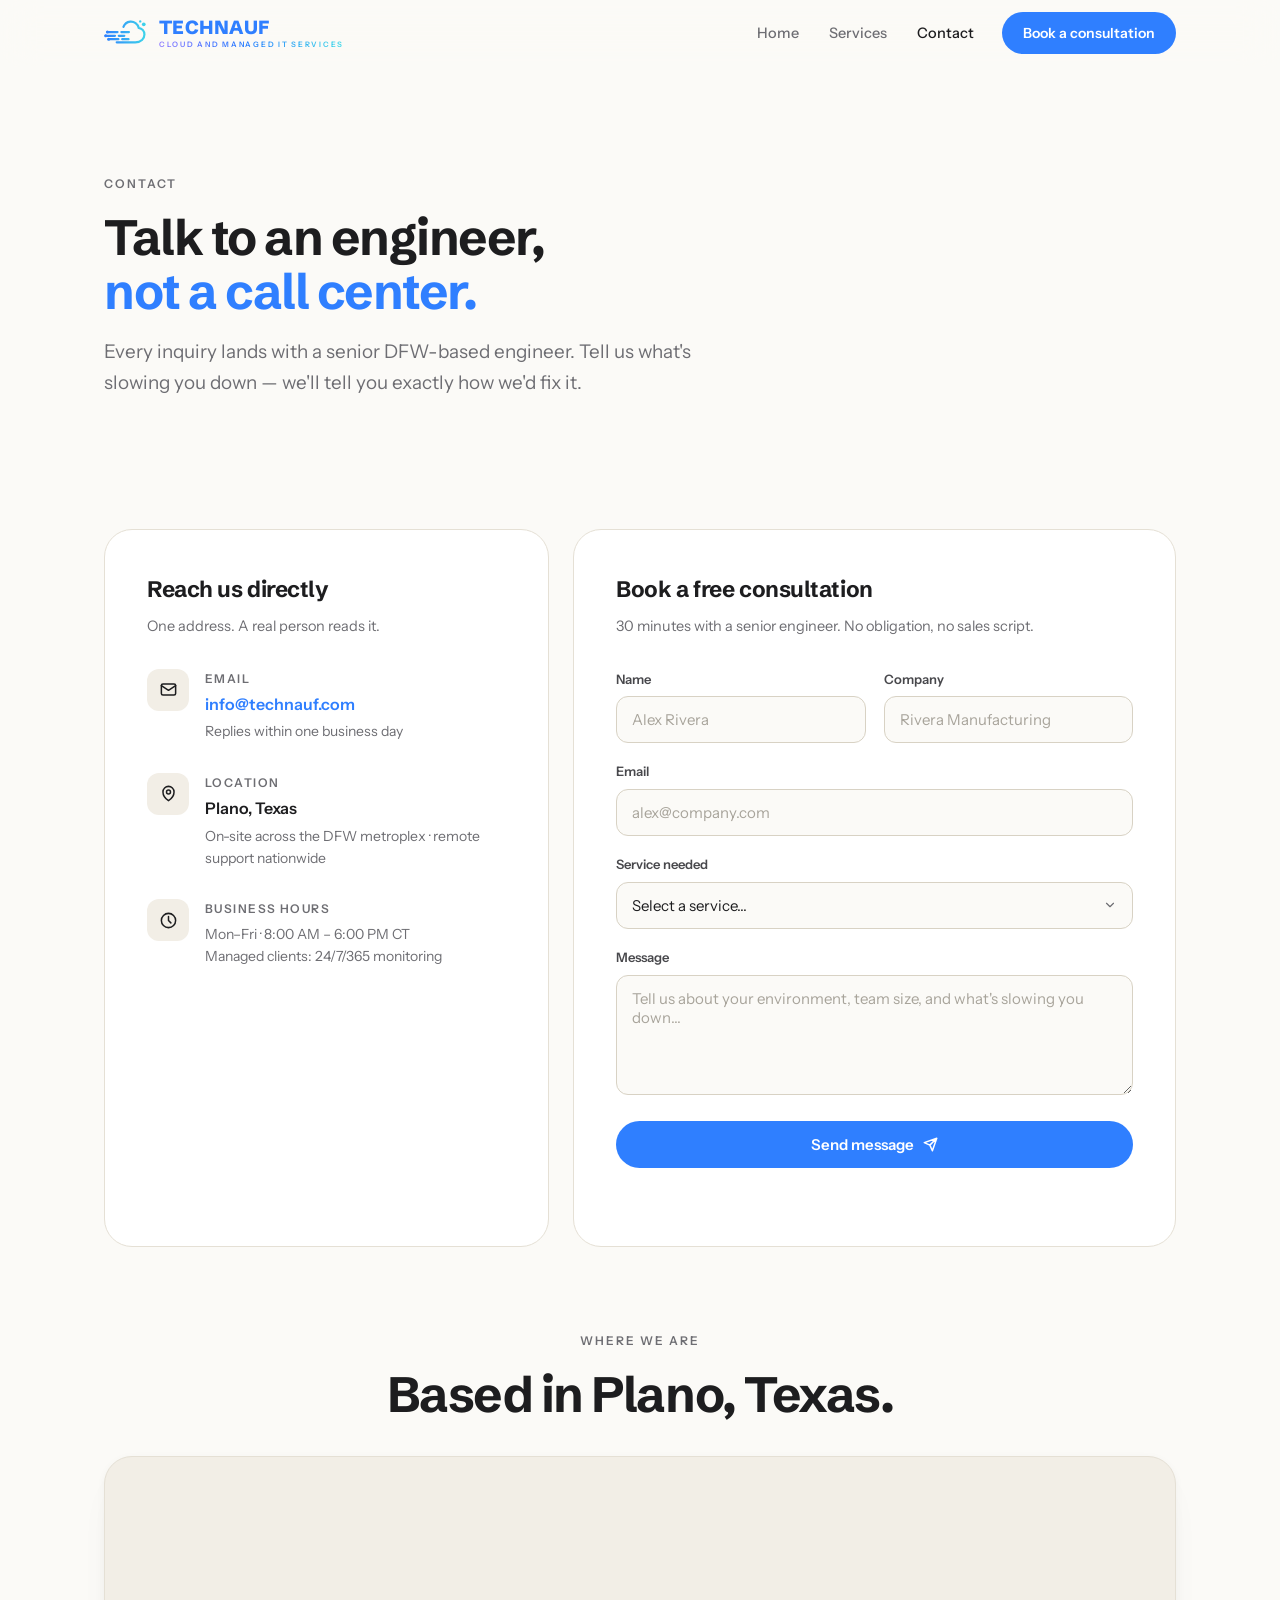
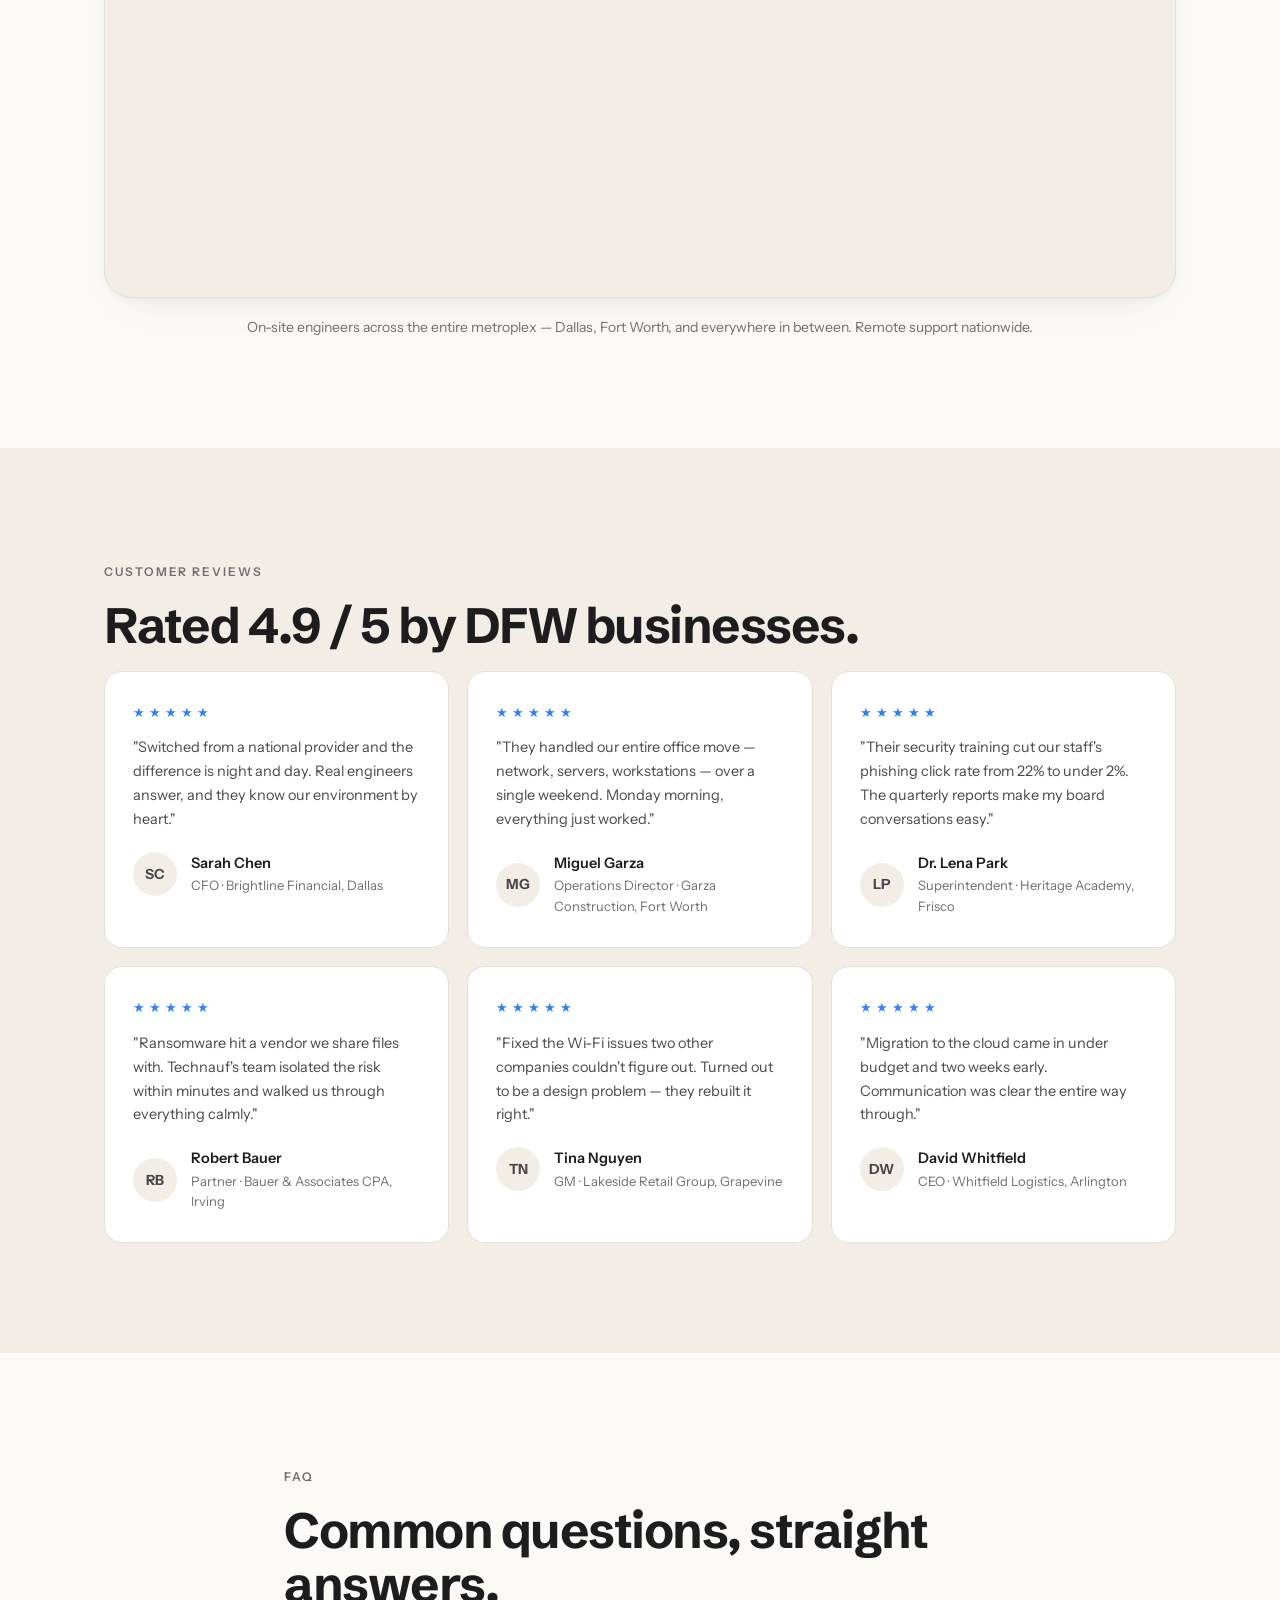
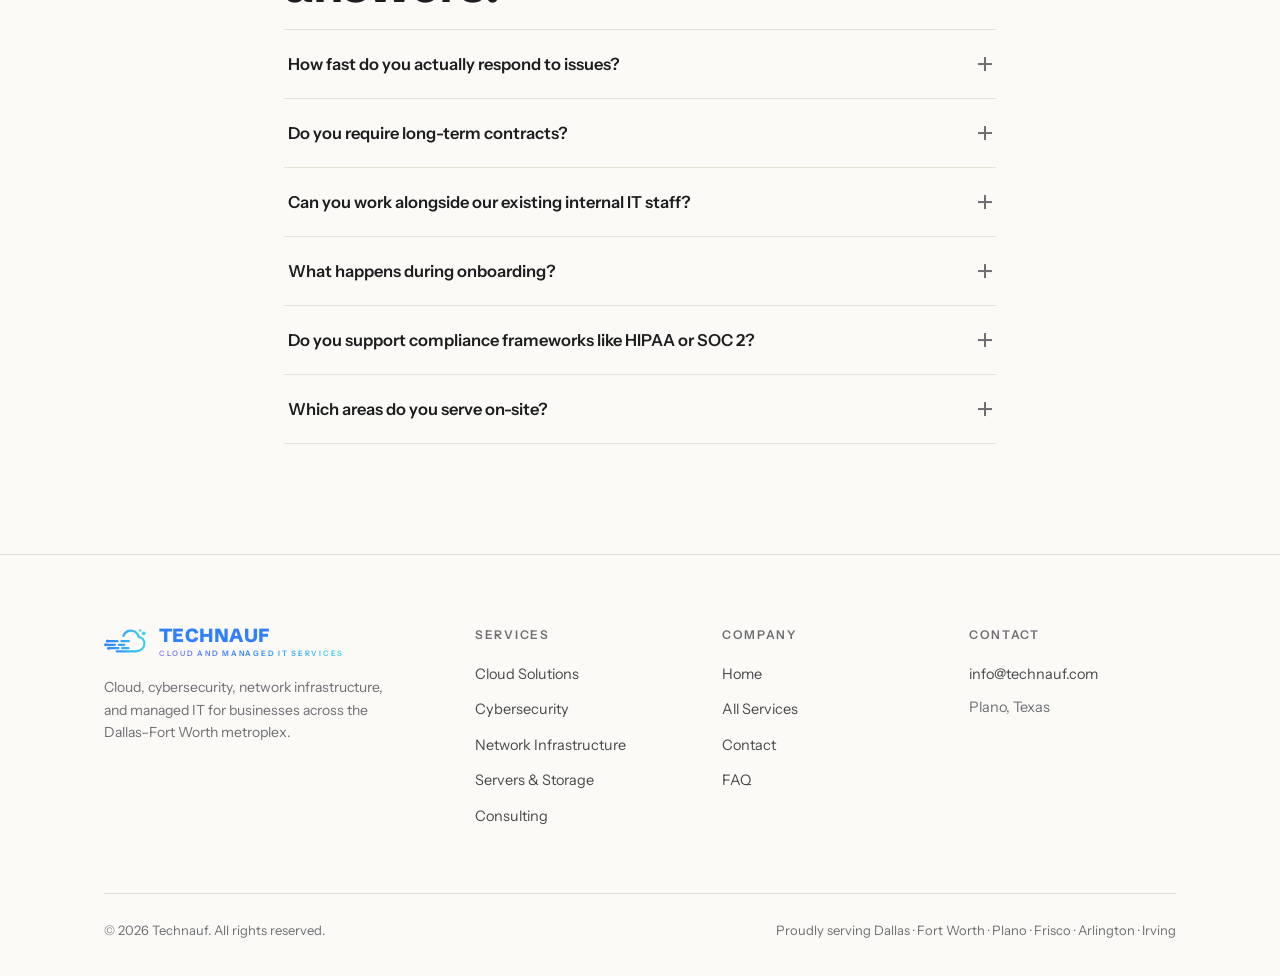
<file: contact.html>
<!DOCTYPE html>
<html lang="en">
<head>
<meta charset="UTF-8">
<meta name="viewport" content="width=device-width, initial-scale=1.0">
<title>Contact — Technauf | Cloud and Managed IT Services</title>
<meta name="description" content="Contact Technauf in Plano, Texas. Email info@technauf.com or book a free consultation with a DFW-based engineer.">
<link rel="icon" href="data:image/svg+xml,%3Csvg xmlns='http://www.w3.org/2000/svg' viewBox='0 0 520 380'%3E%3Cg stroke='%232f7fff' stroke-width='34' stroke-linecap='round' fill='none'%3E%3Cpath d='M150 300 H370 C438 300 478 254 478 208 C478 166 448 134 410 128 C400 82 356 50 310 55 C272 59 242 84 230 118'/%3E%3Cpath d='M40 178 H295 M20 222 H240 M55 262 H290'/%3E%3C/g%3E%3C/svg%3E">
<link rel="preconnect" href="https://fonts.googleapis.com">
<link rel="preconnect" href="https://fonts.gstatic.com" crossorigin>
<link href="https://fonts.googleapis.com/css2?family=Schibsted+Grotesk:wght@500;600;700;800&family=Instrument+Sans:wght@400;500;600&display=swap" rel="stylesheet">
<link rel="stylesheet" href="css/style.css">
</head>
<body>

<header class="nav">
  <div class="nav-inner">
    <a href="index.html" class="nav-logo" aria-label="Technauf — Cloud and Managed IT Services, home">
      <svg class="logo-mark logo-anim" viewBox="0 0 520 380" fill="none" aria-hidden="true">
        <defs>
          <linearGradient id="lgNav" x1="0" y1="0" x2="520" y2="0" gradientUnits="userSpaceOnUse">
            <stop offset="0" stop-color="#2f7fff"/><stop offset="1" stop-color="#3fd9e8"/>
          </linearGradient>
        </defs>
        <g stroke="url(#lgNav)">
          <path class="cloud-path" d="M150 300 H370 C 438 300 478 254 478 208 C 478 166 448 134 410 128 C 400 82 356 50 310 55 C 272 59 242 84 230 118"/>
          <path class="speed-line" d="M40 178 H160 M205 178 H295"/>
          <path class="speed-line" d="M20 222 H130 M175 222 H240"/>
          <path class="speed-line" d="M55 262 H170 M215 262 H290"/>
        </g>
        <g fill="url(#lgNav)">
          <circle cx="40" cy="178" r="18"/><circle cx="20" cy="222" r="18"/><circle cx="55" cy="262" r="18"/>
          <circle cx="428" cy="52" r="14"/><circle cx="470" cy="86" r="22"/>
        </g>
      </svg>
      <span class="logo-text">
        <span class="logo-word">TECHNAUF</span>
        <span class="logo-sub">Cloud and Managed IT Services</span>
      </span>
    </a>
    <nav aria-label="Primary">
      <ul class="nav-links">
        <li><a href="index.html">Home</a></li>
        <li><a href="services.html">Services</a></li>
        <li><a href="contact.html" class="active">Contact</a></li>
      </ul>
    </nav>
    <a href="#contact-form" class="btn btn-primary nav-cta">Book a consultation</a>
    <button class="nav-burger" aria-label="Menu" aria-expanded="false"><span></span><span></span><span></span></button>
  </div>
</header>

<main>

<section class="page-hero" aria-label="Contact Technauf">
  <div class="wrap">
    <span class="eyebrow rv">Contact</span>
    <h1 class="h-display rv">Talk to an engineer,<br><span class="accent">not a call center.</span></h1>
    <p class="lede rv">Every inquiry lands with a senior DFW-based engineer. Tell us what's slowing you down — we'll tell you exactly how we'd fix it.</p>
  </div>
</section>

<!-- ================= CONTACT INFO + FORM ================= -->
<section class="section" style="padding-top:20px" aria-label="Contact details and form">
  <div class="wrap contact-grid">

    <div class="contact-panel rv-l">
      <h2 class="panel-title">Reach us directly</h2>
      <p class="panel-sub">One address. A real person reads it.</p>
      <div class="contact-row">
        <div class="ci"><svg width="19" height="19" viewBox="0 0 24 24" fill="none" stroke="currentColor" stroke-width="1.9" stroke-linecap="round" stroke-linejoin="round"><rect x="3" y="5" width="18" height="14" rx="2"/><path d="M3 7l9 6 9-6"/></svg></div>
        <div><h4>Email</h4>
          <a href="mailto:info@technauf.com">info@technauf.com</a>
          <p>Replies within one business day</p>
        </div>
      </div>
      <div class="contact-row">
        <div class="ci"><svg width="19" height="19" viewBox="0 0 24 24" fill="none" stroke="currentColor" stroke-width="1.9" stroke-linecap="round" stroke-linejoin="round"><path d="M12 21s-7-4.6-7-11a7 7 0 0 1 14 0c0 6.4-7 11-7 11z"/><circle cx="12" cy="10" r="2.5"/></svg></div>
        <div><h4>Location</h4>
          <p style="color:var(--ink); font-size:16px; font-weight:600; margin-top:0">Plano, Texas</p>
          <p>On-site across the DFW metroplex · remote support nationwide</p>
        </div>
      </div>
      <div class="contact-row">
        <div class="ci"><svg width="19" height="19" viewBox="0 0 24 24" fill="none" stroke="currentColor" stroke-width="1.9" stroke-linecap="round" stroke-linejoin="round"><circle cx="12" cy="12" r="9"/><path d="M12 7v5l3 3"/></svg></div>
        <div><h4>Business hours</h4><p>Mon–Fri · 8:00 AM – 6:00 PM CT<br>Managed clients: 24/7/365 monitoring</p></div>
      </div>
    </div>

    <div class="form-panel rv-r">
      <h2 class="panel-title">Book a free consultation</h2>
      <p class="panel-sub">30 minutes with a senior engineer. No obligation, no sales script.</p>
      <form id="contact-form" action="https://formspree.io/f/mdenwrrg" method="POST">
        <input type="hidden" name="_subject" value="New consultation request — Technauf website">
        <div class="form-grid">
          <div class="field"><label for="f-name">Name</label><input id="f-name" name="name" type="text" autocomplete="name" required placeholder="Alex Rivera"></div>
          <div class="field"><label for="f-company">Company</label><input id="f-company" name="company" type="text" autocomplete="organization" placeholder="Rivera Manufacturing"></div>
          <div class="field full"><label for="f-email">Email</label><input id="f-email" name="email" type="email" autocomplete="email" required placeholder="alex@company.com"></div>
          <div class="field full"><label for="f-service">Service needed</label>
            <select id="f-service" name="service">
              <option value="" selected>Select a service…</option>
              <option>Cloud Solutions</option>
              <option>Cybersecurity</option>
              <option>Network Infrastructure</option>
              <option>Infrastructure &amp; Servers</option>
              <option>IT Consulting</option>
              <option>Fully Managed IT</option>
              <option>Not sure yet</option>
            </select>
          </div>
          <div class="field full"><label for="f-msg">Message</label><textarea id="f-msg" name="message" placeholder="Tell us about your environment, team size, and what's slowing you down…"></textarea></div>
        </div>
        <div style="margin-top:26px">
          <button type="submit" class="btn btn-primary" style="width:100%; justify-content:center">Send message
            <svg width="15" height="15" viewBox="0 0 24 24" fill="none" stroke="currentColor" stroke-width="2.4" stroke-linecap="round" stroke-linejoin="round"><path d="M22 2L11 13M22 2l-7 20-4-9-9-4z"/></svg>
          </button>
        </div>
        <p class="form-status" role="status" aria-live="polite"></p>
      </form>
    </div>
  </div>

  <!-- ================= MAP ================= -->
  <div class="wrap map-shell">
    <div class="map-head">
      <span class="eyebrow rv">Where we are</span>
      <h2 class="h-display rv">Based in Plano, Texas.</h2>
    </div>
    <div class="map-embed rv">
      <iframe
        src="https://www.google.com/maps?q=Plano,+Texas&z=11&output=embed"
        title="Map of Plano, Texas"
        loading="lazy"
        allowfullscreen
        referrerpolicy="no-referrer-when-downgrade"></iframe>
    </div>
    <p class="map-caption rv">On-site engineers across the entire metroplex — Dallas, Fort Worth, and everywhere in between. Remote support nationwide.</p>
  </div>
</section>

<!-- ================= REVIEWS ================= -->
<section class="section on-beige" aria-label="Customer reviews">
  <div class="wrap">
    <span class="eyebrow rv">Customer reviews</span>
    <h2 class="h-display rv">Rated 4.9 / 5 by DFW businesses.</h2>

    <div class="reviews-grid" data-stagger>
      <div class="review-card">
        <div class="testi-stars" aria-label="5 stars">★★★★★</div>
        <p>"Switched from a national provider and the difference is night and day. Real engineers answer, and they know our environment by heart."</p>
        <div class="testi-person"><div class="testi-avatar">SC</div><div><div class="testi-name">Sarah Chen</div><div class="testi-role">CFO · Brightline Financial, Dallas</div></div></div>
      </div>
      <div class="review-card">
        <div class="testi-stars" aria-label="5 stars">★★★★★</div>
        <p>"They handled our entire office move — network, servers, workstations — over a single weekend. Monday morning, everything just worked."</p>
        <div class="testi-person"><div class="testi-avatar">MG</div><div><div class="testi-name">Miguel Garza</div><div class="testi-role">Operations Director · Garza Construction, Fort Worth</div></div></div>
      </div>
      <div class="review-card">
        <div class="testi-stars" aria-label="5 stars">★★★★★</div>
        <p>"Their security training cut our staff's phishing click rate from 22% to under 2%. The quarterly reports make my board conversations easy."</p>
        <div class="testi-person"><div class="testi-avatar">LP</div><div><div class="testi-name">Dr. Lena Park</div><div class="testi-role">Superintendent · Heritage Academy, Frisco</div></div></div>
      </div>
      <div class="review-card">
        <div class="testi-stars" aria-label="5 stars">★★★★★</div>
        <p>"Ransomware hit a vendor we share files with. Technauf's team isolated the risk within minutes and walked us through everything calmly."</p>
        <div class="testi-person"><div class="testi-avatar">RB</div><div><div class="testi-name">Robert Bauer</div><div class="testi-role">Partner · Bauer &amp; Associates CPA, Irving</div></div></div>
      </div>
      <div class="review-card">
        <div class="testi-stars" aria-label="5 stars">★★★★★</div>
        <p>"Fixed the Wi-Fi issues two other companies couldn't figure out. Turned out to be a design problem — they rebuilt it right."</p>
        <div class="testi-person"><div class="testi-avatar">TN</div><div><div class="testi-name">Tina Nguyen</div><div class="testi-role">GM · Lakeside Retail Group, Grapevine</div></div></div>
      </div>
      <div class="review-card">
        <div class="testi-stars" aria-label="4.5 stars">★★★★★</div>
        <p>"Migration to the cloud came in under budget and two weeks early. Communication was clear the entire way through."</p>
        <div class="testi-person"><div class="testi-avatar">DW</div><div><div class="testi-name">David Whitfield</div><div class="testi-role">CEO · Whitfield Logistics, Arlington</div></div></div>
      </div>
    </div>
  </div>
</section>

<!-- ================= FAQ ================= -->
<section class="section" id="faq" aria-label="Frequently asked questions">
  <div class="wrap-narrow">
    <span class="eyebrow rv">FAQ</span>
    <h2 class="h-display rv">Common questions, straight answers.</h2>

    <div class="faq-list rv">
      <div class="faq-item">
        <button class="faq-q" aria-expanded="false">How fast do you actually respond to issues?<span class="fx" aria-hidden="true"></span></button>
        <div class="faq-a"><p>Managed clients typically reach a live engineer within a couple of hours, and critical outages are worked immediately around the clock. Routine requests are usually resolved the same business day. You will see your real response metrics in every quarterly review.</p></div>
      </div>
      <div class="faq-item">
        <button class="faq-q" aria-expanded="false">Do you require long-term contracts?<span class="fx" aria-hidden="true"></span></button>
        <div class="faq-a"><p>No. Our managed agreements run month-to-month after an initial 90-day onboarding period. We'd rather earn your renewal every month than lock you in.</p></div>
      </div>
      <div class="faq-item">
        <button class="faq-q" aria-expanded="false">Can you work alongside our existing internal IT staff?<span class="fx" aria-hidden="true"></span></button>
        <div class="faq-a"><p>Absolutely — co-managed IT is one of our most common arrangements. Your team keeps day-to-day ownership while we handle security monitoring, projects, escalations, or after-hours coverage. You define the split.</p></div>
      </div>
      <div class="faq-item">
        <button class="faq-q" aria-expanded="false">What happens during onboarding?<span class="fx" aria-hidden="true"></span></button>
        <div class="faq-a"><p>Weeks 1–2: full documentation of your environment and a security baseline. Weeks 3–6: monitoring agents, backup verification, and quick-win fixes. By day 90 you have a complete asset inventory, hardened security posture, and a 12-month roadmap.</p></div>
      </div>
      <div class="faq-item">
        <button class="faq-q" aria-expanded="false">Do you support compliance frameworks like HIPAA or SOC 2?<span class="fx" aria-hidden="true"></span></button>
        <div class="faq-a"><p>Yes. We maintain compliant environments for healthcare, legal, and financial clients across DFW, including HIPAA, SOC 2, PCI-DSS, and CMMC readiness. We'll map every control to evidence your auditors can use.</p></div>
      </div>
      <div class="faq-item">
        <button class="faq-q" aria-expanded="false">Which areas do you serve on-site?<span class="fx" aria-hidden="true"></span></button>
        <div class="faq-a"><p>The entire Dallas–Fort Worth metroplex: Dallas, Fort Worth, Plano, Frisco, McKinney, Arlington, Irving, Denton, Grapevine, Richardson, and surrounding communities. Remote support is available nationwide.</p></div>
      </div>
    </div>
  </div>
</section>

</main>

<footer class="footer">
  <div class="wrap">
    <div class="footer-grid">
      <div class="footer-logo-block">
        <a href="index.html" class="nav-logo" aria-label="Technauf — Cloud and Managed IT Services">
          <svg class="logo-mark" viewBox="0 0 520 380" fill="none" aria-hidden="true">
            <defs>
              <linearGradient id="lgFoot" x1="0" y1="0" x2="520" y2="0" gradientUnits="userSpaceOnUse">
                <stop offset="0" stop-color="#2f7fff"/><stop offset="1" stop-color="#3fd9e8"/>
              </linearGradient>
            </defs>
            <g stroke="url(#lgFoot)" stroke-width="26" stroke-linecap="round" fill="none">
              <path d="M150 300 H370 C 438 300 478 254 478 208 C 478 166 448 134 410 128 C 400 82 356 50 310 55 C 272 59 242 84 230 118"/>
              <path d="M40 178 H160 M205 178 H295"/><path d="M20 222 H130 M175 222 H240"/><path d="M55 262 H170 M215 262 H290"/>
            </g>
            <g fill="url(#lgFoot)"><circle cx="40" cy="178" r="18"/><circle cx="20" cy="222" r="18"/><circle cx="55" cy="262" r="18"/><circle cx="428" cy="52" r="14"/><circle cx="470" cy="86" r="22"/></g>
          </svg>
          <span class="logo-text">
            <span class="logo-word">TECHNAUF</span>
            <span class="logo-sub">Cloud and Managed IT Services</span>
          </span>
        </a>
        <p>Cloud, cybersecurity, network infrastructure, and managed IT for businesses across the Dallas–Fort Worth metroplex.</p>
      </div>
      <div>
        <h5>Services</h5>
        <ul>
          <li><a href="services.html#cloud">Cloud Solutions</a></li>
          <li><a href="services.html#security">Cybersecurity</a></li>
          <li><a href="services.html#network">Network Infrastructure</a></li>
          <li><a href="services.html#infrastructure">Servers &amp; Storage</a></li>
          <li><a href="services.html#consulting">Consulting</a></li>
        </ul>
      </div>
      <div>
        <h5>Company</h5>
        <ul>
          <li><a href="index.html">Home</a></li>
          <li><a href="services.html">All Services</a></li>
          <li><a href="contact.html">Contact</a></li>
          <li><a href="contact.html#faq">FAQ</a></li>
        </ul>
      </div>
      <div>
        <h5>Contact</h5>
        <ul>
          <li><a href="mailto:info@technauf.com">info@technauf.com</a></li>
          <li><p>Plano, Texas</p></li>
        </ul>
      </div>
    </div>
    <div class="footer-bottom">
      <span>© 2026 Technauf. All rights reserved.</span>
      <span>Proudly serving Dallas · Fort Worth · Plano · Frisco · Arlington · Irving</span>
    </div>
  </div>
</footer>

<script src="js/vendor/gsap.min.js"></script>
<script src="js/vendor/ScrollTrigger.min.js"></script>
<script src="js/main.js"></script>
</body>
</html>
</file>
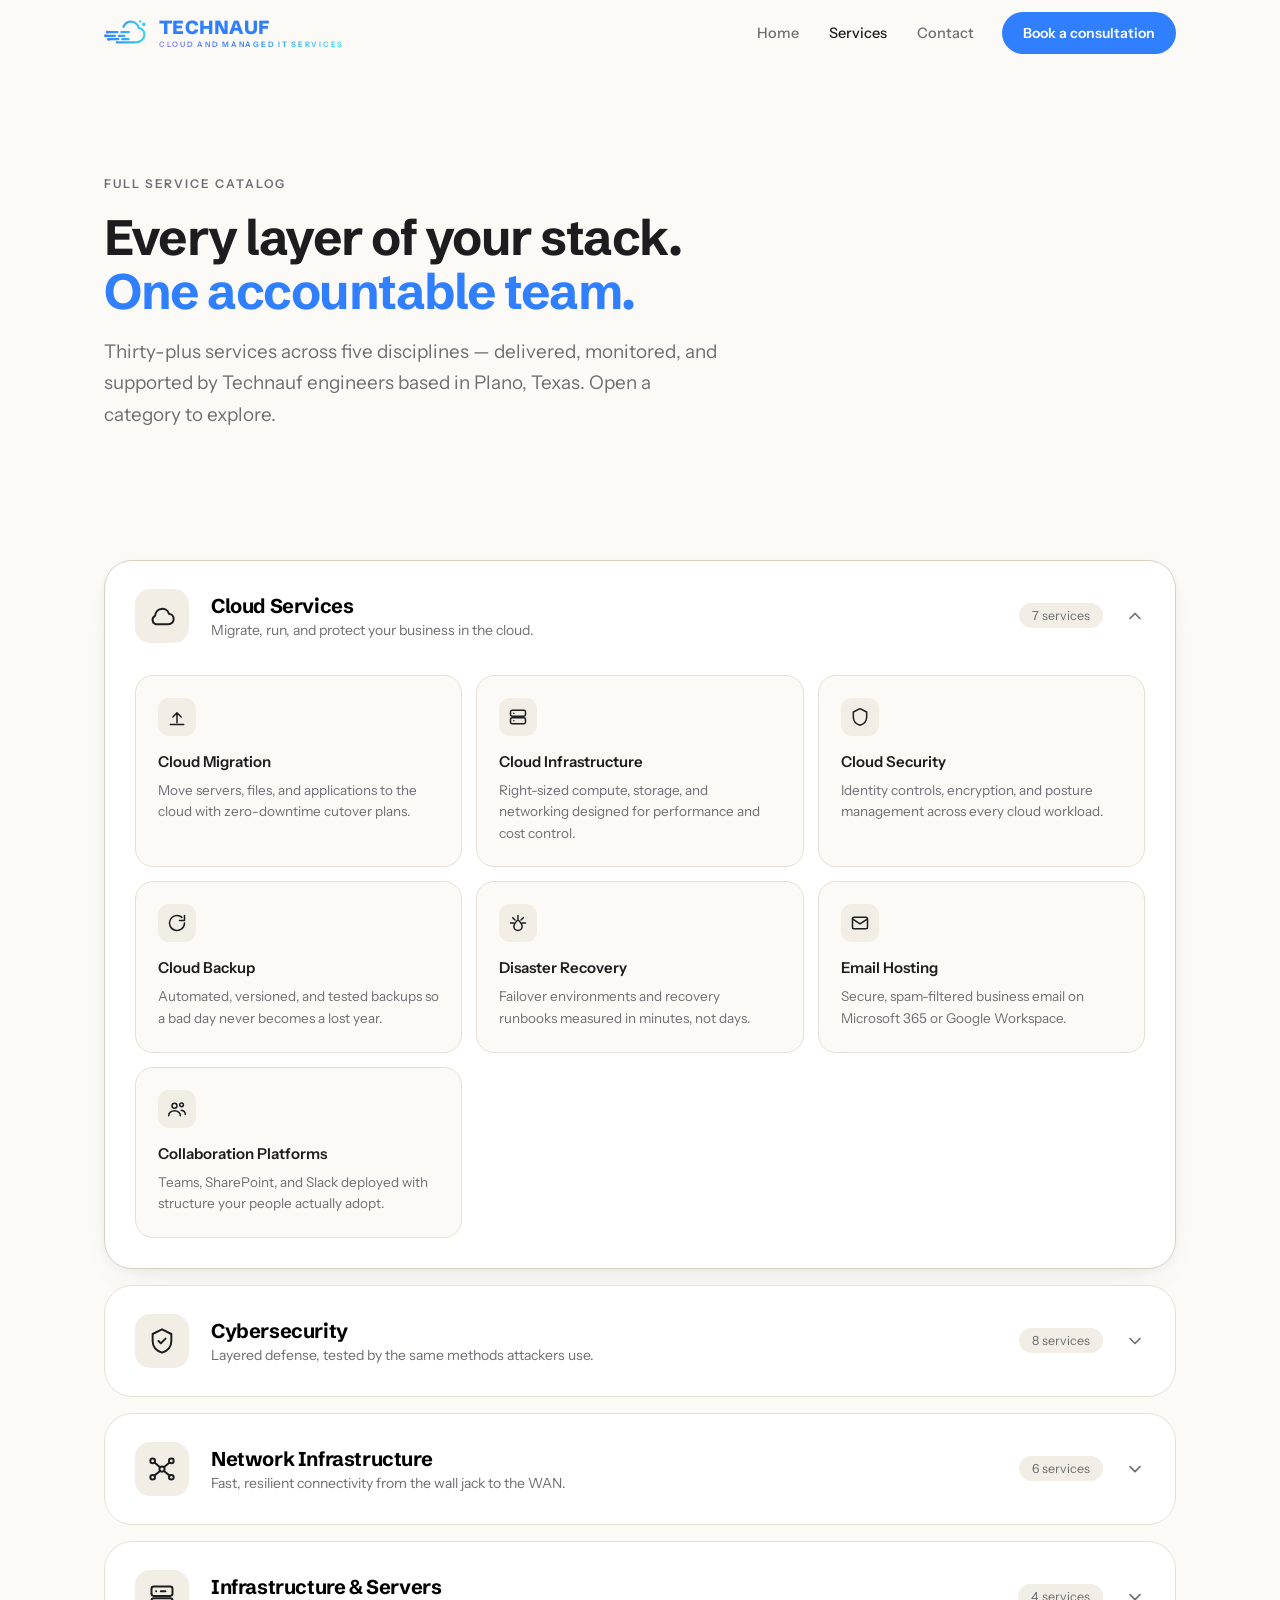
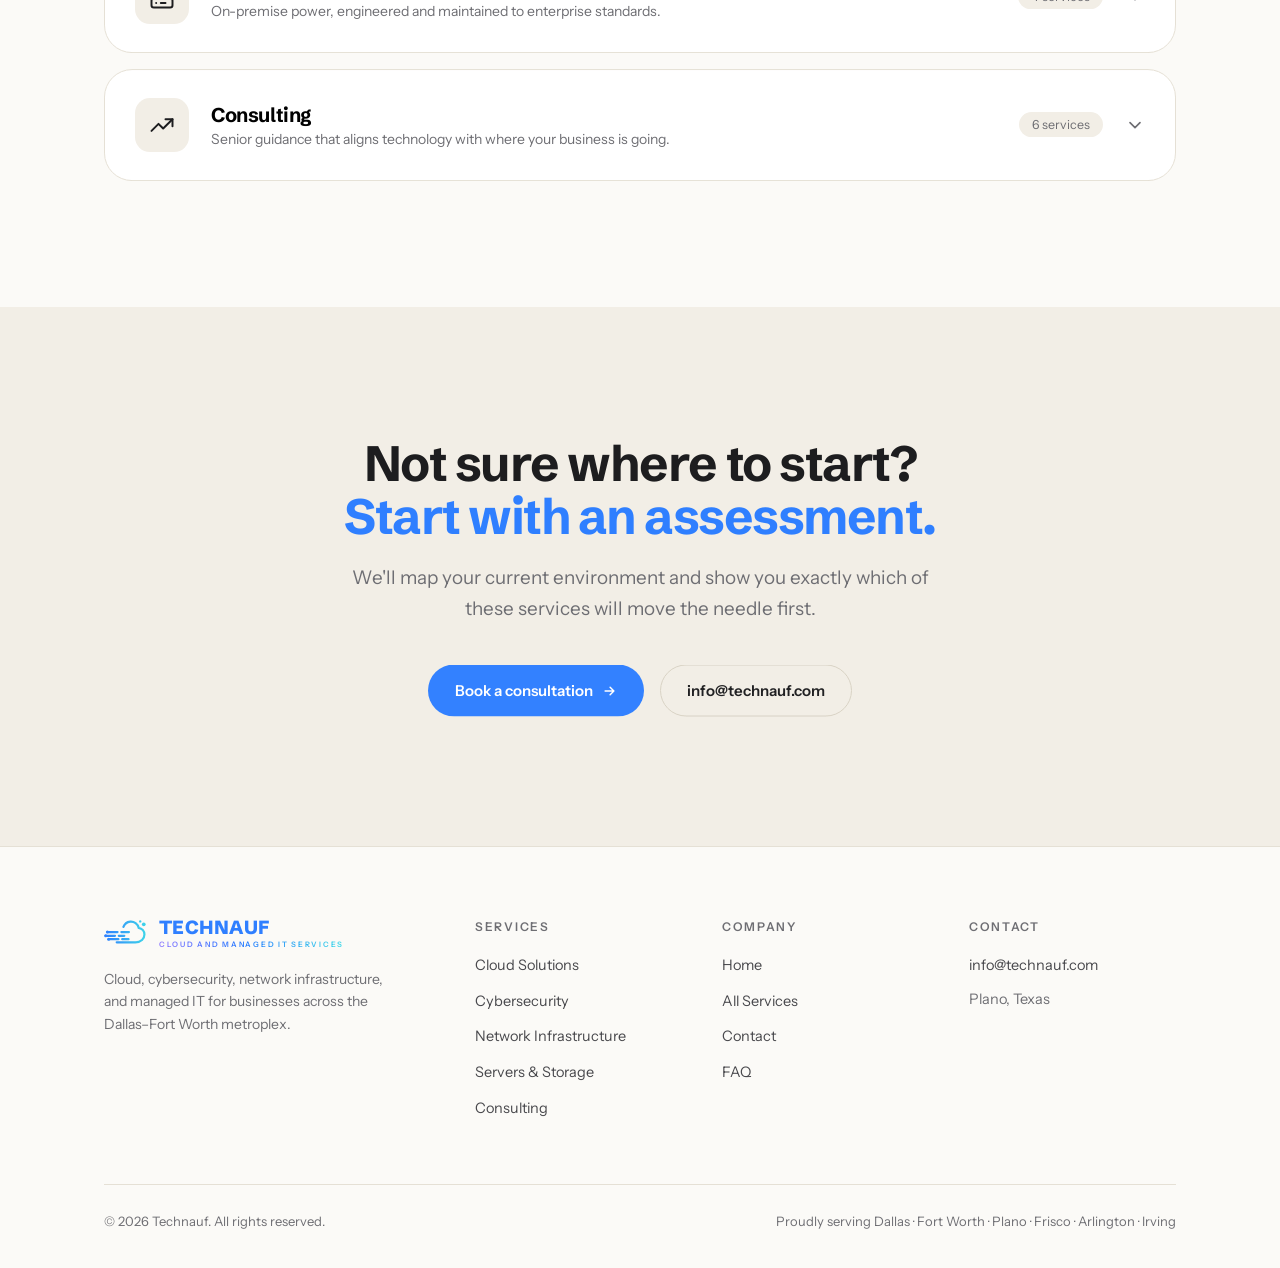
<file: services.html>
<!DOCTYPE html>
<html lang="en">
<head>
<meta charset="UTF-8">
<meta name="viewport" content="width=device-width, initial-scale=1.0">
<title>Services — Technauf | Cloud and Managed IT Services</title>
<meta name="description" content="Explore Technauf's full catalog of cloud and managed IT services for Dallas–Fort Worth: cloud migration, cybersecurity, network infrastructure, servers, and IT consulting.">
<link rel="icon" href="data:image/svg+xml,%3Csvg xmlns='http://www.w3.org/2000/svg' viewBox='0 0 520 380'%3E%3Cg stroke='%232f7fff' stroke-width='34' stroke-linecap='round' fill='none'%3E%3Cpath d='M150 300 H370 C438 300 478 254 478 208 C478 166 448 134 410 128 C400 82 356 50 310 55 C272 59 242 84 230 118'/%3E%3Cpath d='M40 178 H295 M20 222 H240 M55 262 H290'/%3E%3C/g%3E%3C/svg%3E">
<link rel="preconnect" href="https://fonts.googleapis.com">
<link rel="preconnect" href="https://fonts.gstatic.com" crossorigin>
<link href="https://fonts.googleapis.com/css2?family=Schibsted+Grotesk:wght@500;600;700;800&family=Instrument+Sans:wght@400;500;600&display=swap" rel="stylesheet">
<link rel="stylesheet" href="css/style.css">
</head>
<body>

<header class="nav">
  <div class="nav-inner">
    <a href="index.html" class="nav-logo" aria-label="Technauf — Cloud and Managed IT Services, home">
      <svg class="logo-mark logo-anim" viewBox="0 0 520 380" fill="none" aria-hidden="true">
        <defs>
          <linearGradient id="lgNav" x1="0" y1="0" x2="520" y2="0" gradientUnits="userSpaceOnUse">
            <stop offset="0" stop-color="#2f7fff"/><stop offset="1" stop-color="#3fd9e8"/>
          </linearGradient>
        </defs>
        <g stroke="url(#lgNav)">
          <path class="cloud-path" d="M150 300 H370 C 438 300 478 254 478 208 C 478 166 448 134 410 128 C 400 82 356 50 310 55 C 272 59 242 84 230 118"/>
          <path class="speed-line" d="M40 178 H160 M205 178 H295"/>
          <path class="speed-line" d="M20 222 H130 M175 222 H240"/>
          <path class="speed-line" d="M55 262 H170 M215 262 H290"/>
        </g>
        <g fill="url(#lgNav)">
          <circle cx="40" cy="178" r="18"/><circle cx="20" cy="222" r="18"/><circle cx="55" cy="262" r="18"/>
          <circle cx="428" cy="52" r="14"/><circle cx="470" cy="86" r="22"/>
        </g>
      </svg>
      <span class="logo-text">
        <span class="logo-word">TECHNAUF</span>
        <span class="logo-sub">Cloud and Managed IT Services</span>
      </span>
    </a>
    <nav aria-label="Primary">
      <ul class="nav-links">
        <li><a href="index.html">Home</a></li>
        <li><a href="services.html" class="active">Services</a></li>
        <li><a href="contact.html">Contact</a></li>
      </ul>
    </nav>
    <a href="contact.html" class="btn btn-primary nav-cta">Book a consultation</a>
    <button class="nav-burger" aria-label="Menu" aria-expanded="false"><span></span><span></span><span></span></button>
  </div>
</header>

<main>

<section class="page-hero" aria-label="Services overview">
  <div class="wrap">
    <span class="eyebrow rv">Full service catalog</span>
    <h1 class="h-display rv">Every layer of your stack.<br><span class="accent">One accountable team.</span></h1>
    <p class="lede rv">Thirty-plus services across five disciplines — delivered, monitored, and supported by Technauf engineers based in Plano, Texas. Open a category to explore.</p>
  </div>
</section>

<section class="section" style="padding-top:20px" aria-label="Service categories">
  <div class="wrap">

    <!-- CLOUD -->
    <div class="svc-category rv" id="cloud">
      <button class="svc-cat-head" aria-expanded="false">
        <div class="svc-cat-icon"><svg width="28" height="28" viewBox="0 0 24 24" fill="none" stroke="currentColor" stroke-width="1.7" stroke-linecap="round" stroke-linejoin="round"><path d="M17.5 19a4.5 4.5 0 0 0 .42-8.98 6 6 0 0 0-11.7 1.62A4 4 0 0 0 6.5 19z"/></svg></div>
        <div class="svc-cat-title"><h3>Cloud Services</h3><p>Migrate, run, and protect your business in the cloud.</p></div>
        <span class="svc-cat-count">7 services</span>
        <svg class="svc-cat-chev" width="20" height="20" viewBox="0 0 24 24" fill="none" stroke="currentColor" stroke-width="2" stroke-linecap="round" stroke-linejoin="round"><path d="M6 9l6 6 6-6"/></svg>
      </button>
      <div class="svc-cat-body">
        <div class="svc-grid">
          <div class="svc-item"><div class="si"><svg width="20" height="20" viewBox="0 0 24 24" fill="none" stroke="currentColor" stroke-width="1.8" stroke-linecap="round" stroke-linejoin="round"><path d="M12 19V7M7 12l5-5 5 5"/><path d="M4 21h16"/></svg></div><h4>Cloud Migration</h4><p>Move servers, files, and applications to the cloud with zero-downtime cutover plans.</p></div>
          <div class="svc-item"><div class="si"><svg width="20" height="20" viewBox="0 0 24 24" fill="none" stroke="currentColor" stroke-width="1.8" stroke-linecap="round" stroke-linejoin="round"><rect x="3" y="4" width="18" height="7" rx="2"/><rect x="3" y="13" width="18" height="7" rx="2"/><path d="M7 7.5h.01M7 16.5h.01"/></svg></div><h4>Cloud Infrastructure</h4><p>Right-sized compute, storage, and networking designed for performance and cost control.</p></div>
          <div class="svc-item"><div class="si"><svg width="20" height="20" viewBox="0 0 24 24" fill="none" stroke="currentColor" stroke-width="1.8" stroke-linecap="round" stroke-linejoin="round"><path d="M12 2l8 4v6c0 5-3.5 8.5-8 10-4.5-1.5-8-5-8-10V6z"/></svg></div><h4>Cloud Security</h4><p>Identity controls, encryption, and posture management across every cloud workload.</p></div>
          <div class="svc-item"><div class="si"><svg width="20" height="20" viewBox="0 0 24 24" fill="none" stroke="currentColor" stroke-width="1.8" stroke-linecap="round" stroke-linejoin="round"><path d="M21 12a9 9 0 1 1-3-6.7"/><path d="M21 3v6h-6"/></svg></div><h4>Cloud Backup</h4><p>Automated, versioned, and tested backups so a bad day never becomes a lost year.</p></div>
          <div class="svc-item"><div class="si"><svg width="20" height="20" viewBox="0 0 24 24" fill="none" stroke="currentColor" stroke-width="1.8" stroke-linecap="round" stroke-linejoin="round"><path d="M12 3v4M5.6 5.6l2.8 2.8M3 12h4M18.4 5.6l-2.8 2.8M21 12h-4M12 21a5 5 0 0 0 5-5c0-3-5-8-5-8s-5 5-5 8a5 5 0 0 0 5 5z"/></svg></div><h4>Disaster Recovery</h4><p>Failover environments and recovery runbooks measured in minutes, not days.</p></div>
          <div class="svc-item"><div class="si"><svg width="20" height="20" viewBox="0 0 24 24" fill="none" stroke="currentColor" stroke-width="1.8" stroke-linecap="round" stroke-linejoin="round"><rect x="3" y="5" width="18" height="14" rx="2"/><path d="M3 7l9 6 9-6"/></svg></div><h4>Email Hosting</h4><p>Secure, spam-filtered business email on Microsoft 365 or Google Workspace.</p></div>
          <div class="svc-item"><div class="si"><svg width="20" height="20" viewBox="0 0 24 24" fill="none" stroke="currentColor" stroke-width="1.8" stroke-linecap="round" stroke-linejoin="round"><circle cx="9" cy="8" r="3"/><path d="M2 20c0-3.3 3.1-6 7-6s7 2.7 7 6"/><circle cx="17.5" cy="7" r="2.2"/><path d="M17 13.6c2.9.4 5 2.4 5 4.9"/></svg></div><h4>Collaboration Platforms</h4><p>Teams, SharePoint, and Slack deployed with structure your people actually adopt.</p></div>
        </div>
      </div>
    </div>

    <!-- CYBERSECURITY -->
    <div class="svc-category rv" id="security">
      <button class="svc-cat-head" aria-expanded="false">
        <div class="svc-cat-icon"><svg width="28" height="28" viewBox="0 0 24 24" fill="none" stroke="currentColor" stroke-width="1.7" stroke-linecap="round" stroke-linejoin="round"><path d="M12 2l8 4v6c0 5-3.5 8.5-8 10-4.5-1.5-8-5-8-10V6z"/><path d="M9 12l2 2 4-4"/></svg></div>
        <div class="svc-cat-title"><h3>Cybersecurity</h3><p>Layered defense, tested by the same methods attackers use.</p></div>
        <span class="svc-cat-count">8 services</span>
        <svg class="svc-cat-chev" width="20" height="20" viewBox="0 0 24 24" fill="none" stroke="currentColor" stroke-width="2" stroke-linecap="round" stroke-linejoin="round"><path d="M6 9l6 6 6-6"/></svg>
      </button>
      <div class="svc-cat-body">
        <div class="svc-grid">
          <div class="svc-item"><div class="si"><svg width="20" height="20" viewBox="0 0 24 24" fill="none" stroke="currentColor" stroke-width="1.8" stroke-linecap="round" stroke-linejoin="round"><circle cx="11" cy="11" r="7"/><path d="M21 21l-4.3-4.3"/></svg></div><h4>Security Assessments</h4><p>A full-stack audit of your defenses with a prioritized, plain-English remediation plan.</p></div>
          <div class="svc-item"><div class="si"><svg width="20" height="20" viewBox="0 0 24 24" fill="none" stroke="currentColor" stroke-width="1.8" stroke-linecap="round" stroke-linejoin="round"><path d="M4 21V8l8-5 8 5v13"/><path d="M4 13h16M9 21v-4h6v4"/></svg></div><h4>Firewall Management</h4><p>Next-gen firewalls configured, patched, and tuned by certified engineers.</p></div>
          <div class="svc-item"><div class="si"><svg width="20" height="20" viewBox="0 0 24 24" fill="none" stroke="currentColor" stroke-width="1.8" stroke-linecap="round" stroke-linejoin="round"><rect x="4" y="3" width="16" height="13" rx="2"/><path d="M8 21h8M12 16v5"/></svg></div><h4>Endpoint Protection</h4><p>EDR on every laptop, desktop, and server — with automated isolation of infected devices.</p></div>
          <div class="svc-item"><div class="si"><svg width="20" height="20" viewBox="0 0 24 24" fill="none" stroke="currentColor" stroke-width="1.8" stroke-linecap="round" stroke-linejoin="round"><circle cx="12" cy="8" r="4"/><path d="M5 21c0-3.9 3.1-7 7-7s7 3.1 7 7"/></svg></div><h4>Identity &amp; Access Management</h4><p>MFA, single sign-on, and least-privilege access across all your applications.</p></div>
          <div class="svc-item"><div class="si"><svg width="20" height="20" viewBox="0 0 24 24" fill="none" stroke="currentColor" stroke-width="1.8" stroke-linecap="round" stroke-linejoin="round"><path d="M22 9L12 4 2 9l10 5z"/><path d="M6 11.5V16c0 1.5 2.7 3 6 3s6-1.5 6-3v-4.5"/></svg></div><h4>Security Awareness Training</h4><p>Simulated phishing and short trainings that turn your staff into a human firewall.</p></div>
          <div class="svc-item"><div class="si"><svg width="20" height="20" viewBox="0 0 24 24" fill="none" stroke="currentColor" stroke-width="1.8" stroke-linecap="round" stroke-linejoin="round"><circle cx="12" cy="12" r="9"/><circle cx="12" cy="12" r="4.5"/><path d="M12 3v3M21 12h-3M12 21v-3M3 12h3"/></svg></div><h4>Vulnerability Scanning</h4><p>Continuous scans that surface weak points before attackers find them.</p></div>
          <div class="svc-item"><div class="si"><svg width="20" height="20" viewBox="0 0 24 24" fill="none" stroke="currentColor" stroke-width="1.8" stroke-linecap="round" stroke-linejoin="round"><path d="M14.5 4.5l5 5L8 21H3v-5z"/><path d="M12 7l5 5"/></svg></div><h4>Penetration Testing</h4><p>Ethical hackers probe your environment and report exactly how far they got.</p></div>
          <div class="svc-item"><div class="si"><svg width="20" height="20" viewBox="0 0 24 24" fill="none" stroke="currentColor" stroke-width="1.8" stroke-linecap="round" stroke-linejoin="round"><path d="M12 9v4M12 17h.01"/><path d="M10.3 3.9L1.8 18a2 2 0 0 0 1.7 3h17a2 2 0 0 0 1.7-3L13.7 3.9a2 2 0 0 0-3.4 0z"/></svg></div><h4>Incident Response &amp; Recovery</h4><p>24/7 containment, forensics, and restoration when every minute counts.</p></div>
        </div>
      </div>
    </div>

    <!-- NETWORK -->
    <div class="svc-category rv" id="network">
      <button class="svc-cat-head" aria-expanded="false">
        <div class="svc-cat-icon"><svg width="28" height="28" viewBox="0 0 24 24" fill="none" stroke="currentColor" stroke-width="1.7" stroke-linecap="round" stroke-linejoin="round"><circle cx="12" cy="12" r="2.2"/><circle cx="4" cy="5" r="2"/><circle cx="20" cy="5" r="2"/><circle cx="4" cy="19" r="2"/><circle cx="20" cy="19" r="2"/><path d="M5.6 6.4l4.7 4M18.4 6.4l-4.7 4M5.6 17.6l4.7-4M18.4 17.6l-4.7-4"/></svg></div>
        <div class="svc-cat-title"><h3>Network Infrastructure</h3><p>Fast, resilient connectivity from the wall jack to the WAN.</p></div>
        <span class="svc-cat-count">6 services</span>
        <svg class="svc-cat-chev" width="20" height="20" viewBox="0 0 24 24" fill="none" stroke="currentColor" stroke-width="2" stroke-linecap="round" stroke-linejoin="round"><path d="M6 9l6 6 6-6"/></svg>
      </button>
      <div class="svc-cat-body">
        <div class="svc-grid">
          <div class="svc-item"><div class="si"><svg width="20" height="20" viewBox="0 0 24 24" fill="none" stroke="currentColor" stroke-width="1.8" stroke-linecap="round" stroke-linejoin="round"><path d="M4 4h16v6H4zM8 20h8M12 10v10"/><path d="M7 7h.01M10 7h.01"/></svg></div><h4>Network Design</h4><p>Topology, capacity, and redundancy planned around how your teams actually work.</p></div>
          <div class="svc-item"><div class="si"><svg width="20" height="20" viewBox="0 0 24 24" fill="none" stroke="currentColor" stroke-width="1.8" stroke-linecap="round" stroke-linejoin="round"><path d="M21 3l-7 7M14 3h7v7"/><rect x="3" y="12" width="9" height="9" rx="2"/></svg></div><h4>Network Implementation</h4><p>Structured cabling, switching, and rollout executed with minimal disruption.</p></div>
          <div class="svc-item"><div class="si"><svg width="20" height="20" viewBox="0 0 24 24" fill="none" stroke="currentColor" stroke-width="1.8" stroke-linecap="round" stroke-linejoin="round"><path d="M2 8.5a15 15 0 0 1 20 0M5 12.2a10 10 0 0 1 14 0M8.5 15.9a5 5 0 0 1 7 0"/><circle cx="12" cy="19.5" r="1.4" fill="currentColor"/></svg></div><h4>Wi-Fi Optimization</h4><p>Heat-mapped coverage and channel tuning for dead-zone-free wireless.</p></div>
          <div class="svc-item"><div class="si"><svg width="20" height="20" viewBox="0 0 24 24" fill="none" stroke="currentColor" stroke-width="1.8" stroke-linecap="round" stroke-linejoin="round"><rect x="5" y="10" width="14" height="10" rx="2"/><path d="M8 10V7a4 4 0 0 1 8 0v3"/></svg></div><h4>VPN Solutions</h4><p>Encrypted remote access so your team works securely from anywhere.</p></div>
          <div class="svc-item"><div class="si"><svg width="20" height="20" viewBox="0 0 24 24" fill="none" stroke="currentColor" stroke-width="1.8" stroke-linecap="round" stroke-linejoin="round"><path d="M12 3a9 9 0 1 0 9 9"/><path d="M12 7a5 5 0 1 0 5 5"/><path d="M12 12l7-7M15 5h4v4"/></svg></div><h4>Network Troubleshooting</h4><p>Root-cause diagnostics that fix chronic slowdowns for good, not just for today.</p></div>
          <div class="svc-item"><div class="si"><svg width="20" height="20" viewBox="0 0 24 24" fill="none" stroke="currentColor" stroke-width="1.8" stroke-linecap="round" stroke-linejoin="round"><path d="M3 12h4l2-5 3 10 2-5h7"/></svg></div><h4>SD-WAN</h4><p>Software-defined WAN that links every branch with smart, self-healing routing.</p></div>
        </div>
      </div>
    </div>

    <!-- INFRASTRUCTURE & SERVERS -->
    <div class="svc-category rv" id="infrastructure">
      <button class="svc-cat-head" aria-expanded="false">
        <div class="svc-cat-icon"><svg width="28" height="28" viewBox="0 0 24 24" fill="none" stroke="currentColor" stroke-width="1.7" stroke-linecap="round" stroke-linejoin="round"><rect x="3" y="3" width="18" height="8" rx="2"/><rect x="3" y="13" width="18" height="8" rx="2"/><path d="M7 7h.01M7 17h.01M11 7h4M11 17h4"/></svg></div>
        <div class="svc-cat-title"><h3>Infrastructure &amp; Servers</h3><p>On-premise power, engineered and maintained to enterprise standards.</p></div>
        <span class="svc-cat-count">4 services</span>
        <svg class="svc-cat-chev" width="20" height="20" viewBox="0 0 24 24" fill="none" stroke="currentColor" stroke-width="2" stroke-linecap="round" stroke-linejoin="round"><path d="M6 9l6 6 6-6"/></svg>
      </button>
      <div class="svc-cat-body">
        <div class="svc-grid">
          <div class="svc-item"><div class="si"><svg width="20" height="20" viewBox="0 0 24 24" fill="none" stroke="currentColor" stroke-width="1.8" stroke-linecap="round" stroke-linejoin="round"><rect x="4" y="3" width="16" height="6" rx="1.5"/><rect x="4" y="10.5" width="16" height="6" rx="1.5"/><path d="M8 20.5h8M12 16.5v4"/><path d="M7.5 6h.01M7.5 13.5h.01"/></svg></div><h4>Server Installation</h4><p>Racked, configured, and hardened server deployments with clean documentation.</p></div>
          <div class="svc-item"><div class="si"><svg width="20" height="20" viewBox="0 0 24 24" fill="none" stroke="currentColor" stroke-width="1.8" stroke-linecap="round" stroke-linejoin="round"><ellipse cx="12" cy="5.5" rx="8" ry="2.8"/><path d="M4 5.5V12c0 1.5 3.6 2.8 8 2.8s8-1.3 8-2.8V5.5"/><path d="M4 12v6.5c0 1.5 3.6 2.8 8 2.8s8-1.3 8-2.8V12"/></svg></div><h4>Storage Solutions</h4><p>SAN, NAS, and hybrid storage sized for growth and protected against failure.</p></div>
          <div class="svc-item"><div class="si"><svg width="20" height="20" viewBox="0 0 24 24" fill="none" stroke="currentColor" stroke-width="1.8" stroke-linecap="round" stroke-linejoin="round"><path d="M3 21h18M5 21V5a2 2 0 0 1 2-2h10a2 2 0 0 1 2 2v16"/><path d="M9 7h6M9 11h6M9 15h6"/></svg></div><h4>Data Center Setup</h4><p>Power, cooling, cabling, and racks — server rooms built to run for a decade.</p></div>
          <div class="svc-item"><div class="si"><svg width="20" height="20" viewBox="0 0 24 24" fill="none" stroke="currentColor" stroke-width="1.8" stroke-linecap="round" stroke-linejoin="round"><rect x="3" y="3" width="8" height="8" rx="1.5"/><rect x="13" y="3" width="8" height="8" rx="1.5"/><rect x="3" y="13" width="8" height="8" rx="1.5"/><rect x="13" y="13" width="8" height="8" rx="1.5"/></svg></div><h4>Virtualization</h4><p>Consolidate hardware with VMware or Hyper-V — more capacity, fewer boxes.</p></div>
        </div>
      </div>
    </div>

    <!-- CONSULTING -->
    <div class="svc-category rv" id="consulting">
      <button class="svc-cat-head" aria-expanded="false">
        <div class="svc-cat-icon"><svg width="28" height="28" viewBox="0 0 24 24" fill="none" stroke="currentColor" stroke-width="1.7" stroke-linecap="round" stroke-linejoin="round"><path d="M3 17l6-6 4 4 8-8"/><path d="M15 7h6v6"/></svg></div>
        <div class="svc-cat-title"><h3>Consulting</h3><p>Senior guidance that aligns technology with where your business is going.</p></div>
        <span class="svc-cat-count">6 services</span>
        <svg class="svc-cat-chev" width="20" height="20" viewBox="0 0 24 24" fill="none" stroke="currentColor" stroke-width="2" stroke-linecap="round" stroke-linejoin="round"><path d="M6 9l6 6 6-6"/></svg>
      </button>
      <div class="svc-cat-body">
        <div class="svc-grid">
          <div class="svc-item"><div class="si"><svg width="20" height="20" viewBox="0 0 24 24" fill="none" stroke="currentColor" stroke-width="1.8" stroke-linecap="round" stroke-linejoin="round"><circle cx="12" cy="12" r="9"/><path d="M12 3v3M12 12l4.5-2.6"/></svg></div><h4>IT Strategy</h4><p>Multi-year technology roadmaps with budgets your CFO can plan around.</p></div>
          <div class="svc-item"><div class="si"><svg width="20" height="20" viewBox="0 0 24 24" fill="none" stroke="currentColor" stroke-width="1.8" stroke-linecap="round" stroke-linejoin="round"><path d="M12 2v4M12 18v4M2 12h4M18 12h4M5 5l2.8 2.8M16.2 16.2L19 19M19 5l-2.8 2.8M7.8 16.2L5 19"/><circle cx="12" cy="12" r="3.5"/></svg></div><h4>Digital Transformation</h4><p>Modernize legacy processes into automated, data-driven workflows.</p></div>
          <div class="svc-item"><div class="si"><svg width="20" height="20" viewBox="0 0 24 24" fill="none" stroke="currentColor" stroke-width="1.8" stroke-linecap="round" stroke-linejoin="round"><path d="M8 7H4v13h13v-4"/><path d="M11 3h10v10H11z"/></svg></div><h4>Data Migration</h4><p>Move databases and file systems between platforms without losing a byte.</p></div>
          <div class="svc-item"><div class="si"><svg width="20" height="20" viewBox="0 0 24 24" fill="none" stroke="currentColor" stroke-width="1.8" stroke-linecap="round" stroke-linejoin="round"><path d="M21 12a9 9 0 1 1-3-6.7"/><path d="M21 3v6h-6"/><path d="M12 8v4l3 2"/></svg></div><h4>Backup Solutions</h4><p>Backup architecture designed around real recovery objectives — and tested quarterly.</p></div>
          <div class="svc-item"><div class="si"><svg width="20" height="20" viewBox="0 0 24 24" fill="none" stroke="currentColor" stroke-width="1.8" stroke-linecap="round" stroke-linejoin="round"><path d="M14 3v5h5"/><path d="M5 3h9l5 5v13H5z"/><path d="M9 13h6M9 17h6"/></svg></div><h4>Disaster Recovery Planning</h4><p>Documented, rehearsed continuity plans your whole leadership team understands.</p></div>
          <div class="svc-item"><div class="si"><svg width="20" height="20" viewBox="0 0 24 24" fill="none" stroke="currentColor" stroke-width="1.8" stroke-linecap="round" stroke-linejoin="round"><path d="M6 6h15l-1.5 9H7.7z"/><path d="M6 6L5 3H2"/><circle cx="9" cy="20" r="1.6"/><circle cx="17" cy="20" r="1.6"/></svg></div><h4>Hardware Procurement &amp; Deployment</h4><p>Vendor-negotiated pricing, imaging, and desk-side rollout for every device.</p></div>
        </div>
      </div>
    </div>

  </div>
</section>

<section class="cta-final" aria-label="Book a consultation">
  <div class="wrap">
    <h2 class="h-display rv">Not sure where to start?<br><span class="accent">Start with an assessment.</span></h2>
    <p class="lede rv">We'll map your current environment and show you exactly which of these services will move the needle first.</p>
    <div class="hero-ctas rv" style="justify-content:center">
      <a href="contact.html" class="btn btn-primary">Book a consultation
        <svg width="15" height="15" viewBox="0 0 24 24" fill="none" stroke="currentColor" stroke-width="2.4" stroke-linecap="round" stroke-linejoin="round"><path d="M5 12h14M13 6l6 6-6 6"/></svg>
      </a>
      <a href="mailto:info@technauf.com" class="btn btn-ghost">info@technauf.com</a>
    </div>
  </div>
</section>

</main>

<footer class="footer">
  <div class="wrap">
    <div class="footer-grid">
      <div class="footer-logo-block">
        <a href="index.html" class="nav-logo" aria-label="Technauf — Cloud and Managed IT Services">
          <svg class="logo-mark" viewBox="0 0 520 380" fill="none" aria-hidden="true">
            <defs>
              <linearGradient id="lgFoot" x1="0" y1="0" x2="520" y2="0" gradientUnits="userSpaceOnUse">
                <stop offset="0" stop-color="#2f7fff"/><stop offset="1" stop-color="#3fd9e8"/>
              </linearGradient>
            </defs>
            <g stroke="url(#lgFoot)" stroke-width="26" stroke-linecap="round" fill="none">
              <path d="M150 300 H370 C 438 300 478 254 478 208 C 478 166 448 134 410 128 C 400 82 356 50 310 55 C 272 59 242 84 230 118"/>
              <path d="M40 178 H160 M205 178 H295"/><path d="M20 222 H130 M175 222 H240"/><path d="M55 262 H170 M215 262 H290"/>
            </g>
            <g fill="url(#lgFoot)"><circle cx="40" cy="178" r="18"/><circle cx="20" cy="222" r="18"/><circle cx="55" cy="262" r="18"/><circle cx="428" cy="52" r="14"/><circle cx="470" cy="86" r="22"/></g>
          </svg>
          <span class="logo-text">
            <span class="logo-word">TECHNAUF</span>
            <span class="logo-sub">Cloud and Managed IT Services</span>
          </span>
        </a>
        <p>Cloud, cybersecurity, network infrastructure, and managed IT for businesses across the Dallas–Fort Worth metroplex.</p>
      </div>
      <div>
        <h5>Services</h5>
        <ul>
          <li><a href="services.html#cloud">Cloud Solutions</a></li>
          <li><a href="services.html#security">Cybersecurity</a></li>
          <li><a href="services.html#network">Network Infrastructure</a></li>
          <li><a href="services.html#infrastructure">Servers &amp; Storage</a></li>
          <li><a href="services.html#consulting">Consulting</a></li>
        </ul>
      </div>
      <div>
        <h5>Company</h5>
        <ul>
          <li><a href="index.html">Home</a></li>
          <li><a href="services.html">All Services</a></li>
          <li><a href="contact.html">Contact</a></li>
          <li><a href="contact.html#faq">FAQ</a></li>
        </ul>
      </div>
      <div>
        <h5>Contact</h5>
        <ul>
          <li><a href="mailto:info@technauf.com">info@technauf.com</a></li>
          <li><p>Plano, Texas</p></li>
        </ul>
      </div>
    </div>
    <div class="footer-bottom">
      <span>© 2026 Technauf. All rights reserved.</span>
      <span>Proudly serving Dallas · Fort Worth · Plano · Frisco · Arlington · Irving</span>
    </div>
  </div>
</footer>

<script src="js/vendor/gsap.min.js"></script>
<script src="js/vendor/ScrollTrigger.min.js"></script>
<script src="js/main.js"></script>
<script>
/* Deep-link: open the category referenced by the URL hash */
(function () {
  const hash = location.hash.replace("#", "");
  if (!hash) return;
  const cat = document.getElementById(hash);
  if (cat && cat.classList.contains("svc-category") && !cat.classList.contains("open")) {
    cat.querySelector(".svc-cat-head").click();
  }
})();
</script>
</body>
</html>
</file>
<file: css/style.css>
/* ============================================================
   TECHNAUF — Cloud and Managed IT Services
   Minimal light system · white / beige / gray
   Display: Schibsted Grotesk · Body: Instrument Sans
   ============================================================ */

:root {
  --paper: #FBFAF7;         /* warm white ground */
  --beige: #F2EEE6;         /* beige band */
  --beige-deep: #EAE4D8;    /* pressed / hover beige */
  --card: #FFFFFF;
  --ink: #1D1D1F;           /* near-black */
  --ink-soft: #48484C;
  --gray: #6E6E73;          /* secondary text */
  --gray-faint: #A8A49B;    /* manifesto resting state */
  --hairline: #E5E0D5;
  --hairline-strong: #D8D2C4;
  --blue: #2F7FFF;          /* brand — logo, links, one CTA */
  --cyan: #3FD9E8;          /* brand gradient end */
  --violet: #8F7BFF;        /* tagline gradient start */
  --font-display: "Schibsted Grotesk", -apple-system, BlinkMacSystemFont, "Segoe UI", sans-serif;
  --font-body: "Instrument Sans", -apple-system, BlinkMacSystemFont, "Segoe UI", sans-serif;
  --r-lg: 28px;
  --r-md: 18px;
  --r-sm: 12px;
  --shadow-soft: 0 24px 60px -24px rgba(29, 29, 31, 0.14);
  --shadow-card: 0 2px 8px rgba(29, 29, 31, 0.04), 0 18px 44px -22px rgba(29, 29, 31, 0.10);
  --ease-out: cubic-bezier(0.22, 1, 0.36, 1);
}

*, *::before, *::after { box-sizing: border-box; margin: 0; padding: 0; }

html { scroll-behavior: smooth; }

body {
  font-family: var(--font-body);
  font-size: 16px;
  line-height: 1.6;
  color: var(--ink);
  background: var(--paper);
  -webkit-font-smoothing: antialiased;
  text-rendering: optimizeLegibility;
  overflow-x: hidden;
}

::selection { background: rgba(47, 127, 255, 0.16); }

img, svg, iframe { max-width: 100%; display: block; }

a { color: var(--blue); text-decoration: none; }
a:hover { text-decoration: none; }

button { font-family: inherit; cursor: pointer; }

:focus-visible {
  outline: 2px solid var(--blue);
  outline-offset: 3px;
  border-radius: 4px;
}

/* ---------- Layout primitives ---------- */
.wrap { max-width: 1120px; margin: 0 auto; padding: 0 24px; }
.wrap-narrow { max-width: 760px; margin: 0 auto; padding: 0 24px; }

.section { padding: 110px 0; position: relative; }
.section.on-beige { background: var(--beige); }

.eyebrow {
  display: inline-block;
  font-family: var(--font-body);
  font-size: 12px;
  font-weight: 600;
  letter-spacing: 0.16em;
  text-transform: uppercase;
  color: var(--gray);
  margin-bottom: 18px;
}

.h-display {
  font-family: var(--font-display);
  font-weight: 700;
  font-size: clamp(2rem, 4.4vw, 3.1rem);
  line-height: 1.08;
  letter-spacing: -0.03em;
  color: var(--ink);
  margin-bottom: 18px;
}

.h-display .accent { color: var(--blue); }

.lede {
  font-size: clamp(1.02rem, 1.6vw, 1.18rem);
  line-height: 1.65;
  color: var(--gray);
  max-width: 620px;
  margin-bottom: 40px;
}

.center { text-align: center; }
.center .lede { margin-left: auto; margin-right: auto; }

/* ---------- Buttons & links ---------- */
.btn {
  display: inline-flex;
  align-items: center;
  gap: 9px;
  font-family: var(--font-body);
  font-size: 15px;
  font-weight: 600;
  padding: 13px 26px;
  border-radius: 999px;
  border: 1px solid transparent;
  transition: transform 0.25s var(--ease-out), background 0.2s ease, border-color 0.2s ease, color 0.2s ease;
  cursor: pointer;
}

.btn-primary {
  background: var(--blue);
  color: #fff;
}
.btn-primary:hover { background: #1F6BEB; transform: translateY(-1px); }

.btn-ghost {
  background: transparent;
  color: var(--ink);
  border-color: var(--hairline-strong);
}
.btn-ghost:hover { border-color: var(--ink); transform: translateY(-1px); }

.link-arrow {
  display: inline-flex;
  align-items: center;
  gap: 6px;
  font-size: 15px;
  font-weight: 600;
  color: var(--blue);
}
.link-arrow svg { transition: transform 0.25s var(--ease-out); }
.link-arrow:hover svg { transform: translateX(3px); }

/* ---------- Navigation ---------- */
.nav {
  position: fixed;
  top: 0; left: 0; right: 0;
  z-index: 100;
  background: rgba(251, 250, 247, 0.72);
  -webkit-backdrop-filter: blur(18px) saturate(1.6);
  backdrop-filter: blur(18px) saturate(1.6);
  border-bottom: 1px solid transparent;
  transition: border-color 0.3s ease, background 0.3s ease;
}
.nav.scrolled {
  background: rgba(251, 250, 247, 0.86);
  border-bottom-color: var(--hairline);
}

.nav-inner {
  max-width: 1120px;
  margin: 0 auto;
  padding: 0 24px;
  height: 66px;
  display: flex;
  align-items: center;
  gap: 28px;
}

.nav-logo {
  display: inline-flex;
  align-items: center;
  gap: 11px;
  color: var(--ink);
}
.nav-logo .logo-mark { width: 44px; height: auto; flex: none; }

.logo-text { display: flex; flex-direction: column; line-height: 1.12; }
.logo-word {
  font-family: var(--font-display);
  font-weight: 800;
  font-size: 19px;
  letter-spacing: 0.015em;
  color: var(--blue);
}
.logo-sub {
  font-size: 7.5px;
  font-weight: 600;
  letter-spacing: 0.23em;
  text-transform: uppercase;
  background: linear-gradient(90deg, var(--violet), var(--blue) 45%, var(--cyan));
  -webkit-background-clip: text;
  background-clip: text;
  color: transparent;
  margin-top: 3px;
  white-space: nowrap;
}

.nav nav { margin-left: auto; }
.nav-links {
  display: flex;
  align-items: center;
  gap: 30px;
  list-style: none;
}
.nav-links a {
  font-size: 14.5px;
  font-weight: 500;
  color: var(--gray);
  transition: color 0.2s ease;
  padding: 6px 0;
}
.nav-links a:hover, .nav-links a.active { color: var(--ink); }

.nav-cta { padding: 9px 20px; font-size: 14px; }

.nav-burger {
  display: none;
  flex-direction: column;
  justify-content: center;
  gap: 5px;
  width: 42px; height: 42px;
  background: none; border: none;
  align-items: center;
}
.nav-burger span {
  display: block;
  width: 20px; height: 2px;
  background: var(--ink);
  border-radius: 2px;
  transition: transform 0.3s var(--ease-out), opacity 0.2s ease;
}
.nav-burger.open span:nth-child(1) { transform: translateY(7px) rotate(45deg); }
.nav-burger.open span:nth-child(2) { opacity: 0; }
.nav-burger.open span:nth-child(3) { transform: translateY(-7px) rotate(-45deg); }

/* ---------- Hero ---------- */
.hero {
  min-height: 92vh;
  display: flex;
  align-items: center;
  padding: 150px 0 80px;
  position: relative;
}

.hero-inner {
  display: grid;
  grid-template-columns: 1.05fr 0.95fr;
  gap: 48px;
  align-items: center;
}

.hero h1 {
  font-family: var(--font-display);
  font-weight: 700;
  font-size: clamp(2.6rem, 5.6vw, 4.3rem);
  line-height: 1.04;
  letter-spacing: -0.038em;
  margin-bottom: 26px;
}
.hero h1 .muted-line { color: var(--gray-faint); }

.hero h1 .line { display: block; overflow: hidden; }
.hero h1 .line > span { display: inline-block; transform: translateY(110%); }

.hero-ctas { display: flex; align-items: center; gap: 16px; flex-wrap: wrap; }

.hero-note {
  margin-top: 34px;
  font-size: 13.5px;
  color: var(--gray);
  display: flex;
  gap: 22px;
  flex-wrap: wrap;
}
.hero-note span { display: inline-flex; align-items: center; gap: 7px; }
.hero-note svg { color: var(--blue); flex: none; }

/* Hero 3D mark */
.hero-visual { display: flex; justify-content: center; }

.stage3d {
  perspective: 1100px;
  width: min(420px, 80vw);
  position: relative;
}

.cloud3d {
  transform-style: preserve-3d;
  will-change: transform;
  position: relative;
}
.cloud3d svg { width: 100%; height: auto; }

.cloud-shadow {
  width: 62%;
  height: 26px;
  margin: 26px auto 0;
  border-radius: 50%;
  background: radial-gradient(ellipse at center, rgba(29, 29, 31, 0.16), transparent 68%);
}

.logo-anim .cloud-path,
.logo-anim .speed-line { stroke-width: 26; stroke-linecap: round; fill: none; }

.scroll-hint {
  position: absolute;
  left: 50%;
  bottom: 26px;
  transform: translateX(-50%);
  display: flex;
  flex-direction: column;
  align-items: center;
  gap: 8px;
  color: var(--gray);
  font-size: 11px;
  letter-spacing: 0.18em;
  text-transform: uppercase;
}
.scroll-hint .mouse {
  width: 22px; height: 34px;
  border: 1.5px solid var(--hairline-strong);
  border-radius: 12px;
  position: relative;
}
.scroll-hint .mouse i {
  position: absolute;
  left: 50%; top: 7px;
  width: 3px; height: 7px;
  margin-left: -1.5px;
  border-radius: 3px;
  background: var(--gray);
  animation: wheel 1.8s ease-in-out infinite;
}
@keyframes wheel { 0%,100% { transform: translateY(0); opacity: 1; } 55% { transform: translateY(9px); opacity: 0; } }

/* ---------- Manifesto (word-by-word scrub) ---------- */
.manifesto {
  background: var(--beige);
  padding: 150px 0;
}
.manifesto-line {
  font-family: var(--font-display);
  font-weight: 700;
  font-size: clamp(1.8rem, 4.4vw, 3.3rem);
  line-height: 1.18;
  letter-spacing: -0.03em;
  max-width: 900px;
  margin: 0 auto;
  text-align: center;
  color: var(--gray-faint);
}
.manifesto-line .w { color: var(--gray-faint); transition: color 0.15s linear; }
.manifesto-line .w.lit { color: var(--ink); }

/* ---------- Pinned 3D stack scene ---------- */
.scene { position: relative; }

.scene-stage {
  min-height: 100vh;
  display: grid;
  grid-template-columns: 1fr 1fr;
  align-items: center;
  gap: 40px;
  max-width: 1120px;
  margin: 0 auto;
  padding: 0 24px;
}

.scene-copy { position: relative; min-height: 300px; }
.scene-copy .eyebrow { position: absolute; top: -64px; left: 0; }

.scene-step {
  position: absolute;
  inset: auto 0;
  top: 50%;
  transform: translateY(-50%);
  opacity: 0;
  max-width: 430px;
}
.scene-step h3 {
  font-family: var(--font-display);
  font-weight: 700;
  font-size: clamp(1.7rem, 3vw, 2.4rem);
  letter-spacing: -0.03em;
  line-height: 1.12;
  margin-bottom: 14px;
}
.scene-step h3 .accent { color: var(--blue); }
.scene-step p { color: var(--gray); font-size: 1.06rem; line-height: 1.65; }

.scene-visual {
  display: flex;
  align-items: center;
  justify-content: center;
  perspective: 1500px;
  min-height: 480px;
}

.stack3d {
  position: relative;
  width: 320px;
  height: 320px;
  transform-style: preserve-3d;
  transform: rotateX(56deg) rotateZ(-38deg);
}

.plane {
  position: absolute;
  inset: 0;
  transform-style: preserve-3d;
}
.plane-in {
  position: absolute;
  inset: 0;
  border-radius: var(--r-lg);
  border: 1px solid var(--hairline-strong);
  background: rgba(255, 255, 255, 0.78);
  box-shadow: 0 30px 60px -30px rgba(29, 29, 31, 0.22);
}
.plane-in .plane-label {
  position: absolute;
  left: 22px;
  bottom: 18px;
  font-size: 11px;
  font-weight: 600;
  letter-spacing: 0.18em;
  text-transform: uppercase;
  color: var(--gray);
}
.plane-in .plane-dot {
  position: absolute;
  right: 22px;
  top: 20px;
  width: 9px; height: 9px;
  border-radius: 50%;
  background: var(--blue);
}
.p-net   { transform: translateZ(0); }
.p-sec   { transform: translateZ(78px); }
.p-cloud { transform: translateZ(156px); }
.p-sec .plane-in   { background: rgba(255, 255, 255, 0.86); }
.p-cloud .plane-in { background: rgba(255, 255, 255, 0.94); }

.stack-mark {
  position: absolute;
  left: 50%; top: 50%;
  width: 190px;
  margin: -95px 0 0 -95px;
  transform: translateZ(240px) rotateZ(38deg) rotateX(-56deg);
}
.stack-mark svg { width: 100%; height: auto; }

/* ---------- Stats band ---------- */
.stats-grid {
  display: grid;
  grid-template-columns: repeat(4, 1fr);
  gap: 0;
  border-top: 1px solid var(--hairline-strong);
  margin-top: 8px;
}
.stat-card {
  padding: 38px 26px 6px;
  border-left: 1px solid var(--hairline-strong);
}
.stat-card:first-child { border-left: none; padding-left: 0; }
.stat-value {
  font-family: var(--font-display);
  font-weight: 700;
  font-size: clamp(2.2rem, 4vw, 3.2rem);
  letter-spacing: -0.03em;
  color: var(--ink);
  line-height: 1;
  margin-bottom: 10px;
}
.stat-label { font-size: 14px; color: var(--gray); }

/* ---------- Feature cards ---------- */
.feature-grid {
  display: grid;
  grid-template-columns: repeat(2, 1fr);
  gap: 20px;
}

.feature-card {
  background: var(--card);
  border: 1px solid var(--hairline);
  border-radius: var(--r-lg);
  padding: 38px 34px;
  transition: transform 0.35s var(--ease-out), box-shadow 0.35s var(--ease-out), border-color 0.3s ease;
}
.feature-card:hover {
  transform: translateY(-3px);
  box-shadow: var(--shadow-card);
  border-color: var(--hairline-strong);
}

.feature-icon {
  width: 52px; height: 52px;
  border-radius: 15px;
  background: var(--beige);
  display: flex;
  align-items: center;
  justify-content: center;
  color: var(--ink);
  margin-bottom: 24px;
}

.feature-card h3 {
  font-family: var(--font-display);
  font-weight: 700;
  font-size: 1.28rem;
  letter-spacing: -0.02em;
  margin-bottom: 10px;
}
.feature-card > p { color: var(--gray); font-size: 15px; line-height: 1.65; margin-bottom: 18px; }

.feature-tags { display: flex; flex-wrap: wrap; gap: 8px; margin-bottom: 24px; }
.feature-tags span {
  font-size: 12px;
  font-weight: 500;
  color: var(--ink-soft);
  background: var(--beige);
  border-radius: 999px;
  padding: 5px 12px;
  white-space: nowrap;
}

/* ---------- Industries ---------- */
.industries-grid {
  display: grid;
  grid-template-columns: repeat(5, 1fr);
  gap: 14px;
}
.industry-card {
  background: var(--card);
  border: 1px solid var(--hairline);
  border-radius: var(--r-md);
  padding: 26px 16px;
  text-align: center;
  transition: transform 0.3s var(--ease-out), border-color 0.25s ease;
}
.industry-card:hover { transform: translateY(-2px); border-color: var(--hairline-strong); }
.industry-card .ic {
  width: 42px; height: 42px;
  margin: 0 auto 14px;
  border-radius: 12px;
  background: var(--beige);
  display: flex;
  align-items: center;
  justify-content: center;
  color: var(--ink);
}
.industry-card h4 {
  font-family: var(--font-body);
  font-size: 13.5px;
  font-weight: 600;
  color: var(--ink-soft);
}

/* ---------- Timeline ---------- */
.timeline { position: relative; padding-left: 44px; margin-top: 16px; }
.timeline-rail {
  position: absolute;
  left: 10px; top: 8px; bottom: 8px;
  width: 1px;
  background: var(--hairline-strong);
}
.timeline-rail .fill {
  position: absolute;
  inset: 0;
  background: var(--blue);
  transform: scaleY(0);
  transform-origin: top;
}
.tl-step { position: relative; padding: 26px 0; }
.tl-step::before {
  content: "";
  position: absolute;
  left: -39px; top: 36px;
  width: 9px; height: 9px;
  border-radius: 50%;
  background: var(--paper);
  border: 2px solid var(--hairline-strong);
}
.tl-num {
  font-size: 11.5px;
  font-weight: 600;
  letter-spacing: 0.16em;
  text-transform: uppercase;
  color: var(--gray);
}
.tl-step h4 {
  font-family: var(--font-display);
  font-weight: 700;
  font-size: 1.25rem;
  letter-spacing: -0.02em;
  margin: 6px 0 8px;
}
.tl-step p { color: var(--gray); font-size: 15px; max-width: 560px; }

/* ---------- Testimonials ---------- */
.testi-shell { max-width: 860px; margin: 40px auto 0; }
.testi-track { display: flex; transition: transform 0.6s var(--ease-out); }
.testi-card { flex: 0 0 100%; padding: 4px; }
.testi-inner {
  background: var(--card);
  border: 1px solid var(--hairline);
  border-radius: var(--r-lg);
  padding: 46px 50px;
  text-align: center;
}
.testi-stars { color: var(--blue); letter-spacing: 4px; font-size: 15px; margin-bottom: 20px; }
.testi-quote {
  font-family: var(--font-display);
  font-size: clamp(1.05rem, 1.8vw, 1.3rem);
  font-weight: 500;
  line-height: 1.55;
  letter-spacing: -0.01em;
  color: var(--ink-soft);
  margin-bottom: 28px;
}
.testi-person { display: flex; align-items: center; justify-content: center; gap: 14px; text-align: left; }
.testi-avatar {
  width: 44px; height: 44px;
  border-radius: 50%;
  background: var(--beige);
  color: var(--ink-soft);
  font-weight: 700;
  font-size: 14px;
  display: flex;
  align-items: center;
  justify-content: center;
  flex: none;
}
.testi-name { font-weight: 600; font-size: 14.5px; }
.testi-role { font-size: 13px; color: var(--gray); }

.testi-nav {
  display: flex;
  align-items: center;
  justify-content: center;
  gap: 20px;
  margin-top: 26px;
}
.testi-btn {
  width: 40px; height: 40px;
  border-radius: 50%;
  border: 1px solid var(--hairline-strong);
  background: var(--card);
  color: var(--ink);
  display: flex;
  align-items: center;
  justify-content: center;
  transition: border-color 0.2s ease, transform 0.2s var(--ease-out);
}
.testi-btn:hover { border-color: var(--ink); transform: translateY(-1px); }
.testi-dots { display: flex; gap: 8px; }
.testi-dots button {
  width: 7px; height: 7px;
  border-radius: 50%;
  border: none;
  background: var(--hairline-strong);
  padding: 0;
  transition: background 0.25s ease, transform 0.25s ease;
}
.testi-dots button.on { background: var(--ink); transform: scale(1.25); }

/* ---------- Final CTA ---------- */
.cta-final {
  background: var(--beige);
  padding: 130px 0;
  text-align: center;
}
.cta-final .h-display { max-width: 780px; margin-left: auto; margin-right: auto; }
.cta-final .lede { margin-left: auto; margin-right: auto; }

/* ---------- Footer ---------- */
.footer {
  border-top: 1px solid var(--hairline);
  padding: 70px 0 36px;
  background: var(--paper);
}
.footer-grid {
  display: grid;
  grid-template-columns: 1.6fr 1fr 1fr 1fr;
  gap: 40px;
  margin-bottom: 54px;
}
.footer-logo-block .nav-logo { margin-bottom: 18px; }
.footer-logo-block > p { color: var(--gray); font-size: 14px; max-width: 300px; }
.footer h5 {
  font-family: var(--font-body);
  font-size: 12px;
  font-weight: 600;
  letter-spacing: 0.14em;
  text-transform: uppercase;
  color: var(--gray);
  margin-bottom: 16px;
}
.footer ul { list-style: none; }
.footer ul li { margin-bottom: 10px; }
.footer ul a { color: var(--ink-soft); font-size: 14.5px; transition: color 0.2s ease; }
.footer ul a:hover { color: var(--ink); }
.footer ul p { color: var(--gray); font-size: 14.5px; }
.footer-bottom {
  border-top: 1px solid var(--hairline);
  padding-top: 26px;
  display: flex;
  justify-content: space-between;
  gap: 16px;
  flex-wrap: wrap;
  font-size: 13px;
  color: var(--gray);
}

/* ---------- Subpage hero ---------- */
.page-hero { padding: 170px 0 70px; }

/* ---------- Services accordion ---------- */
.svc-category {
  border: 1px solid var(--hairline);
  border-radius: var(--r-lg);
  background: var(--card);
  margin-bottom: 16px;
  overflow: hidden;
  transition: border-color 0.25s ease, box-shadow 0.3s ease;
}
.svc-category.open { border-color: var(--hairline-strong); box-shadow: var(--shadow-card); }

.svc-cat-head {
  width: 100%;
  display: flex;
  align-items: center;
  gap: 22px;
  padding: 28px 30px;
  background: none;
  border: none;
  text-align: left;
}
.svc-cat-icon {
  width: 54px; height: 54px;
  border-radius: 15px;
  background: var(--beige);
  color: var(--ink);
  display: flex;
  align-items: center;
  justify-content: center;
  flex: none;
}
.svc-cat-title { flex: 1; }
.svc-cat-title h3 {
  font-family: var(--font-display);
  font-weight: 700;
  font-size: 1.25rem;
  letter-spacing: -0.02em;
}
.svc-cat-title p { color: var(--gray); font-size: 14px; margin-top: 3px; }
.svc-cat-count {
  font-size: 12.5px;
  color: var(--gray);
  background: var(--beige);
  border-radius: 999px;
  padding: 5px 13px;
  white-space: nowrap;
  flex: none;
}
.svc-cat-chev { color: var(--gray); transition: transform 0.35s var(--ease-out); flex: none; }
.svc-category.open .svc-cat-chev { transform: rotate(180deg); }

.svc-cat-body {
  max-height: 0;
  overflow: hidden;
  transition: max-height 0.55s var(--ease-out);
}
.svc-grid {
  display: grid;
  grid-template-columns: repeat(3, 1fr);
  gap: 14px;
  padding: 4px 30px 30px;
}
.svc-item {
  background: var(--paper);
  border: 1px solid var(--hairline);
  border-radius: var(--r-md);
  padding: 22px;
  transition: border-color 0.25s ease;
}
.svc-item:hover { border-color: var(--hairline-strong); }
.svc-item .si {
  width: 38px; height: 38px;
  border-radius: 11px;
  background: var(--beige);
  color: var(--ink);
  display: flex;
  align-items: center;
  justify-content: center;
  margin-bottom: 14px;
}
.svc-item h4 {
  font-family: var(--font-body);
  font-weight: 600;
  font-size: 15px;
  margin-bottom: 6px;
}
.svc-item p { color: var(--gray); font-size: 13.5px; line-height: 1.6; }

/* ---------- Contact ---------- */
.contact-grid {
  display: grid;
  grid-template-columns: 0.85fr 1.15fr;
  gap: 24px;
  margin-bottom: 80px;
}

.contact-panel, .form-panel {
  background: var(--card);
  border: 1px solid var(--hairline);
  border-radius: var(--r-lg);
  padding: 42px;
}

.panel-title {
  font-family: var(--font-display);
  font-size: 1.4rem;
  font-weight: 700;
  letter-spacing: -0.02em;
  margin-bottom: 8px;
}
.panel-sub { color: var(--gray); font-size: 14.5px; margin-bottom: 30px; }

.contact-row { display: flex; gap: 16px; margin-bottom: 30px; }
.contact-row:last-child { margin-bottom: 0; }
.contact-row .ci {
  width: 42px; height: 42px;
  border-radius: 12px;
  background: var(--beige);
  color: var(--ink);
  display: flex;
  align-items: center;
  justify-content: center;
  flex: none;
}
.contact-row h4 {
  font-family: var(--font-body);
  font-size: 12px;
  font-weight: 600;
  letter-spacing: 0.12em;
  text-transform: uppercase;
  color: var(--gray);
  margin-bottom: 4px;
}
.contact-row a { font-size: 16px; font-weight: 600; }
.contact-row p { color: var(--gray); font-size: 14px; margin-top: 3px; }

/* Form */
.form-grid { display: grid; grid-template-columns: 1fr 1fr; gap: 18px; }
.field { display: flex; flex-direction: column; gap: 7px; }
.field.full { grid-column: 1 / -1; }
.field label {
  font-size: 13px;
  font-weight: 600;
  color: var(--ink-soft);
}
.field input, .field select, .field textarea {
  font-family: var(--font-body);
  font-size: 15px;
  color: var(--ink);
  background: var(--paper);
  border: 1px solid var(--hairline-strong);
  border-radius: var(--r-sm);
  padding: 13px 15px;
  transition: border-color 0.2s ease, box-shadow 0.2s ease;
  appearance: none;
}
.field select {
  background-image: url("data:image/svg+xml,%3Csvg xmlns='http://www.w3.org/2000/svg' width='14' height='14' viewBox='0 0 24 24' fill='none' stroke='%236E6E73' stroke-width='2' stroke-linecap='round' stroke-linejoin='round'%3E%3Cpath d='M6 9l6 6 6-6'/%3E%3C/svg%3E");
  background-repeat: no-repeat;
  background-position: right 15px center;
}
.field textarea { min-height: 120px; resize: vertical; }
.field input::placeholder, .field textarea::placeholder { color: var(--gray-faint); }
.field input:focus, .field select:focus, .field textarea:focus {
  outline: none;
  border-color: var(--blue);
  box-shadow: 0 0 0 3px rgba(47, 127, 255, 0.12);
}
.form-status { margin-top: 16px; font-size: 14px; color: var(--blue); min-height: 20px; }

/* Google Maps embed */
.map-shell { margin-top: 8px; }
.map-head { text-align: center; margin-bottom: 34px; }
.map-embed {
  border-radius: var(--r-lg);
  overflow: hidden;
  border: 1px solid var(--hairline);
  box-shadow: var(--shadow-card);
  background: var(--beige);
}
.map-embed iframe {
  width: 100%;
  height: 440px;
  border: 0;
  filter: grayscale(0.72) contrast(1.02);
}
.map-caption {
  color: var(--gray);
  font-size: 14px;
  margin-top: 18px;
  text-align: center;
}

/* Reviews */
.reviews-grid {
  display: grid;
  grid-template-columns: repeat(3, 1fr);
  gap: 18px;
  margin-top: 14px;
}
.review-card {
  background: var(--card);
  border: 1px solid var(--hairline);
  border-radius: var(--r-md);
  padding: 30px 28px;
  transition: transform 0.3s var(--ease-out), border-color 0.25s ease;
}
.review-card:hover { transform: translateY(-2px); border-color: var(--hairline-strong); }
.review-card > p { color: var(--ink-soft); font-size: 14.5px; line-height: 1.65; margin: 14px 0 20px; }
.review-card .testi-stars { margin-bottom: 0; font-size: 13px; }
.review-card .testi-person { justify-content: flex-start; }

/* FAQ */
.faq-list { margin-top: 14px; }
.faq-item { border-bottom: 1px solid var(--hairline); }
.faq-item:first-child { border-top: 1px solid var(--hairline); }
.faq-q {
  width: 100%;
  display: flex;
  align-items: center;
  justify-content: space-between;
  gap: 20px;
  background: none;
  border: none;
  text-align: left;
  padding: 24px 4px;
  font-family: var(--font-body);
  font-size: 16.5px;
  font-weight: 600;
  color: var(--ink);
}
.faq-q .fx {
  position: relative;
  width: 14px; height: 14px;
  flex: none;
}
.faq-q .fx::before, .faq-q .fx::after {
  content: "";
  position: absolute;
  background: var(--gray);
  transition: transform 0.3s var(--ease-out);
}
.faq-q .fx::before { left: 0; top: 6px; width: 14px; height: 2px; }
.faq-q .fx::after { left: 6px; top: 0; width: 2px; height: 14px; }
.faq-item.open .fx::after { transform: rotate(90deg) scaleY(0); }
.faq-a {
  max-height: 0;
  overflow: hidden;
  transition: max-height 0.5s var(--ease-out);
}
.faq-a p { color: var(--gray); font-size: 15px; padding: 0 4px 26px; max-width: 660px; }

/* ---------- Reveal initial states ---------- */
.rv, .rv-l, .rv-r { opacity: 0; }
.rv { transform: translateY(30px); }
.rv-l { transform: translateX(-34px); }
.rv-r { transform: translateX(34px); }

/* ---------- Responsive ---------- */
@media (max-width: 1024px) {
  .industries-grid { grid-template-columns: repeat(3, 1fr); }
  .svc-grid { grid-template-columns: repeat(2, 1fr); }
  .reviews-grid { grid-template-columns: repeat(2, 1fr); }
  .footer-grid { grid-template-columns: 1fr 1fr; }
}

@media (max-width: 900px) {
  .hero { min-height: auto; padding-top: 130px; }
  .hero-inner { grid-template-columns: 1fr; gap: 56px; }
  .hero-visual { order: -1; }
  .stage3d { width: min(300px, 62vw); }
  .scene-stage { grid-template-columns: 1fr; gap: 0; padding-top: 90px; }
  .scene-visual { min-height: 380px; order: -1; }
  .stack3d { width: 240px; height: 240px; }
  .stack-mark { width: 150px; margin: -75px 0 0 -75px; }
  .scene-copy { min-height: 260px; }
  .scene-copy .eyebrow { top: -34px; }
  .contact-grid { grid-template-columns: 1fr; }
  .stats-grid { grid-template-columns: 1fr 1fr; }
  .stat-card { border-left: none; padding-left: 0; }
}

@media (max-width: 760px) {
  .section { padding: 80px 0; }
  .nav-links {
    position: fixed;
    inset: 66px 0 auto 0;
    flex-direction: column;
    align-items: flex-start;
    gap: 0;
    background: var(--paper);
    border-bottom: 1px solid var(--hairline);
    padding: 10px 24px 20px;
    transform: translateY(-12px);
    opacity: 0;
    pointer-events: none;
    transition: transform 0.3s var(--ease-out), opacity 0.25s ease;
  }
  .nav-links.open { transform: translateY(0); opacity: 1; pointer-events: auto; }
  .nav-links li { width: 100%; }
  .nav-links a { display: block; padding: 14px 0; font-size: 17px; }
  .nav-cta { display: none; }
  .nav-burger { display: flex; margin-left: auto; }
  .nav nav { margin-left: auto; }
  .feature-grid { grid-template-columns: 1fr; }
  .svc-grid { grid-template-columns: 1fr; }
  .reviews-grid { grid-template-columns: 1fr; }
  .industries-grid { grid-template-columns: repeat(2, 1fr); }
  .testi-inner { padding: 34px 26px; }
  .footer-grid { grid-template-columns: 1fr; gap: 32px; }
  .contact-panel, .form-panel { padding: 30px 24px; }
  .form-grid { grid-template-columns: 1fr; }
  .svc-cat-count { display: none; }
  .map-embed iframe { height: 320px; }
}

/* ---------- Reduced motion ---------- */
@media (prefers-reduced-motion: reduce) {
  html { scroll-behavior: auto; }
  *, *::before, *::after {
    animation-duration: 0.01ms !important;
    animation-iteration-count: 1 !important;
    transition-duration: 0.01ms !important;
  }
  .rv, .rv-l, .rv-r { opacity: 1; transform: none; }
  .hero h1 .line > span { transform: none; }
  .scene-step { position: static; transform: none; opacity: 1; margin-bottom: 40px; }
  .manifesto-line .w { color: var(--ink); }
}
</file>
